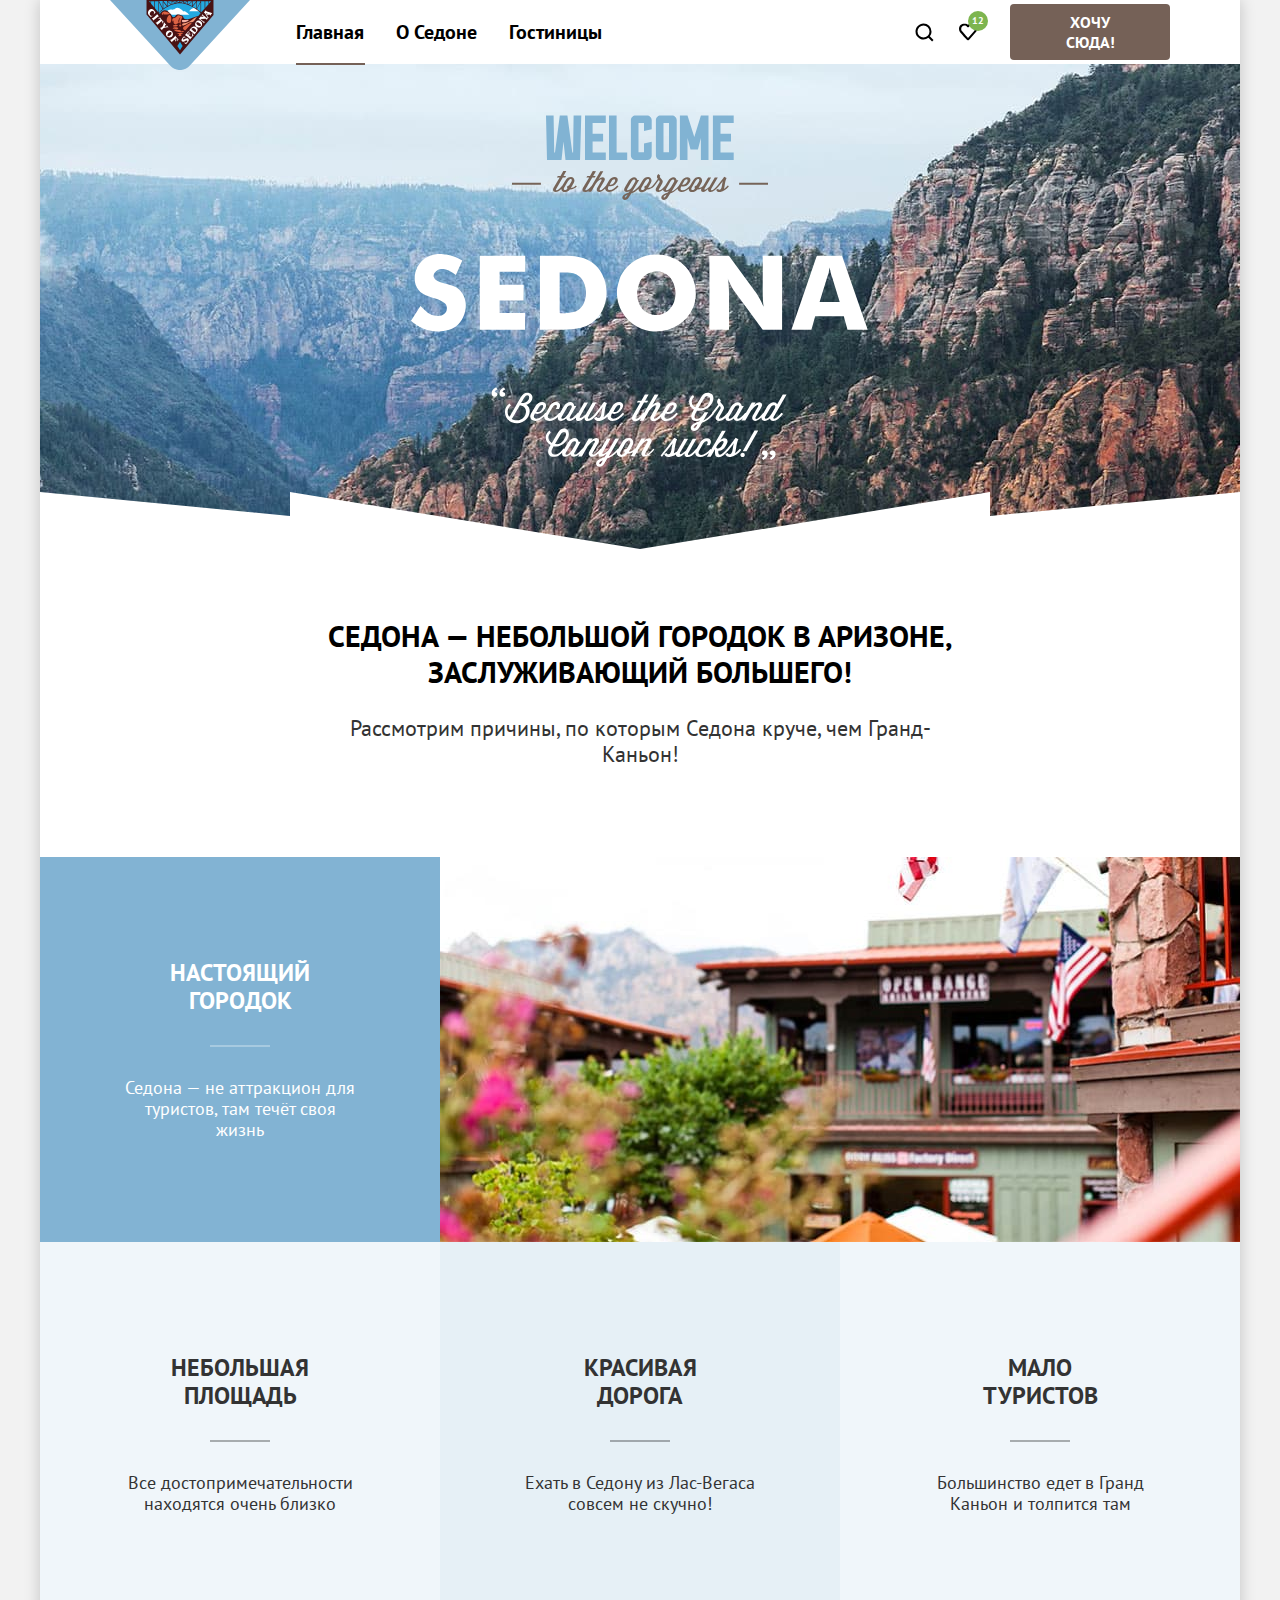
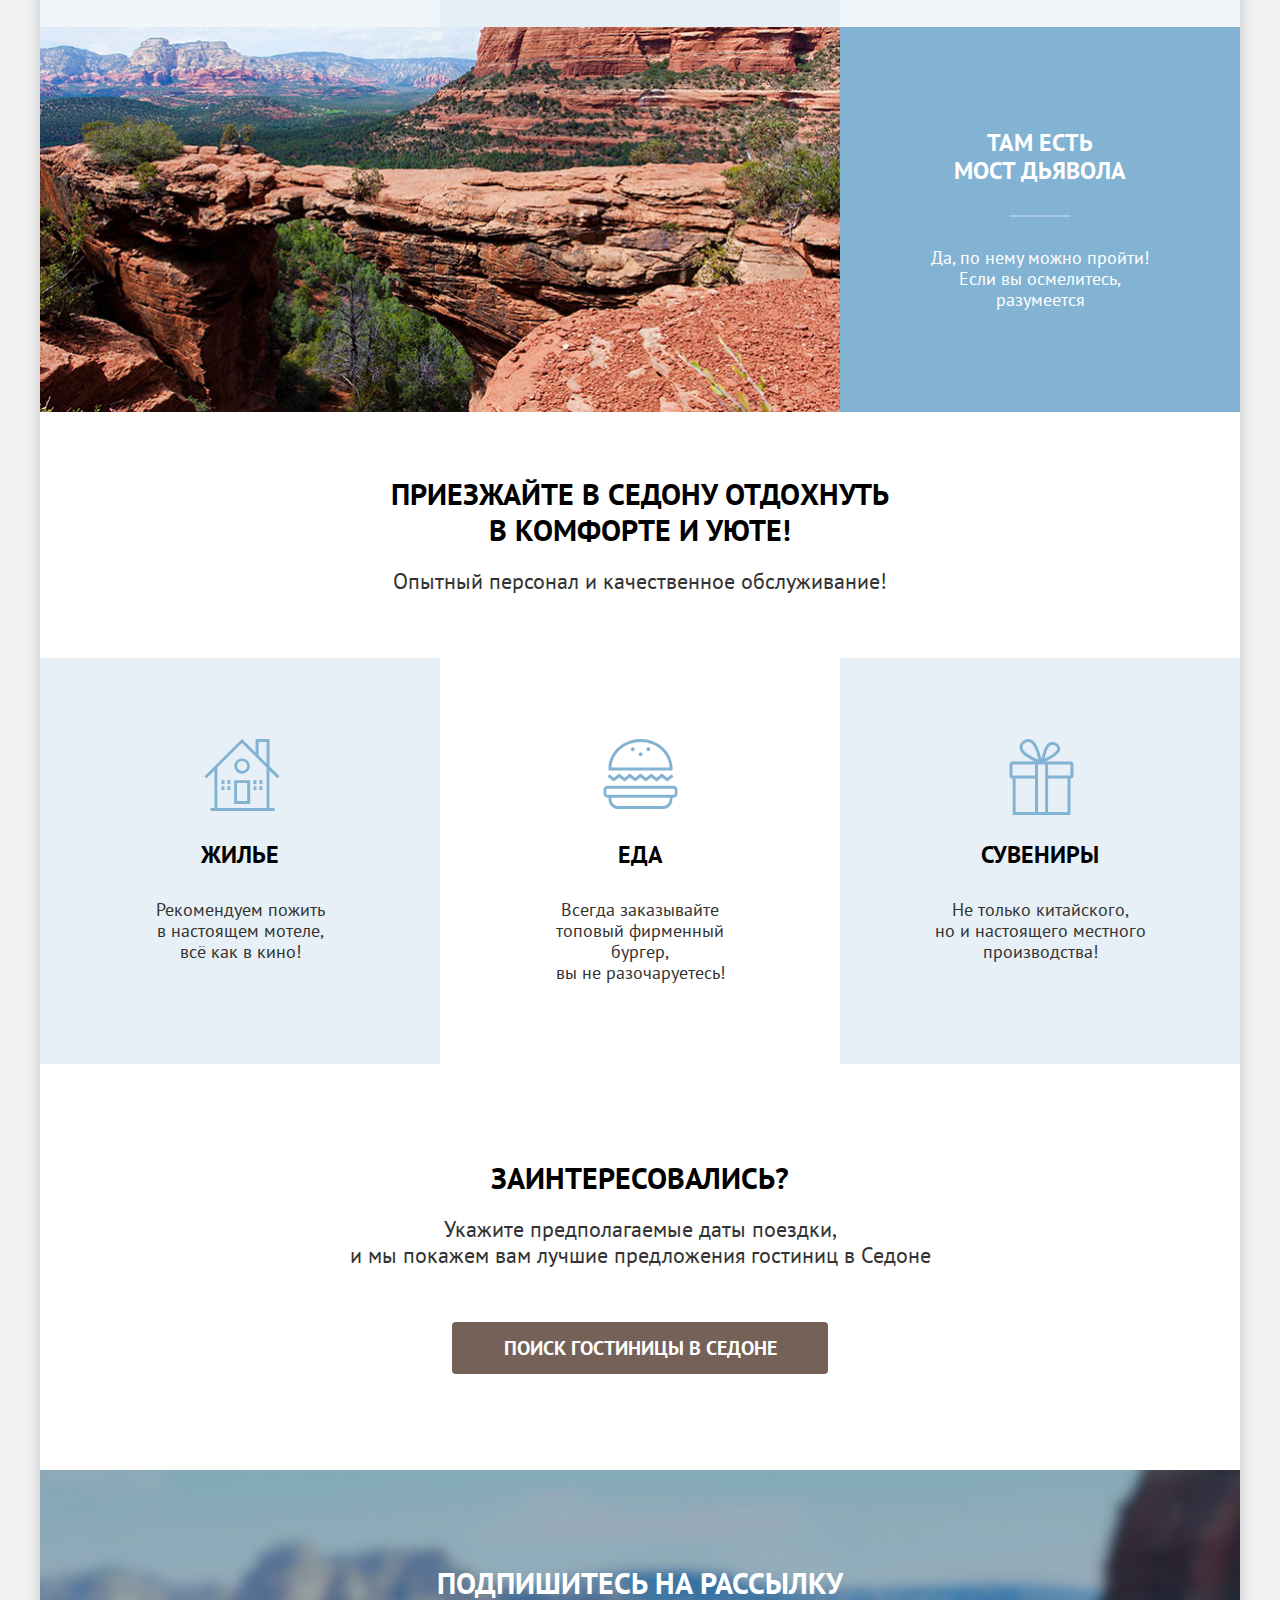
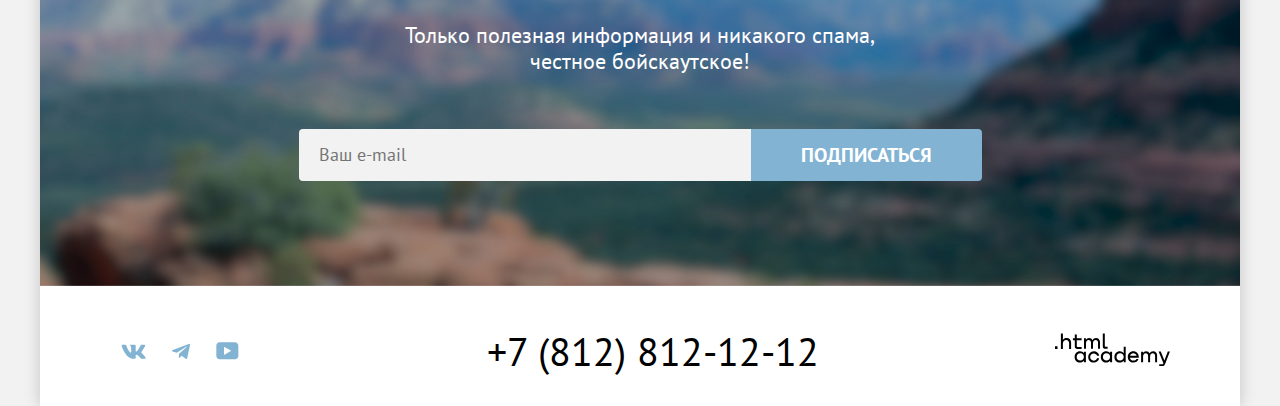
<file: index.html>
<!DOCTYPE html>
<html lang="ru">

<head>
  <meta charset="utf-8">
  <title>HTML Academy: Седона</title>
  <link rel="stylesheet" href="styles/styles.css">
  <link rel="icon" type="image/png" href="images/favicon.png"> <!-- 32×32 -->
</head>

<body>
  <div class="wrapper">
    <header class="header" data-test="header">
      <nav class="main-header-navigation">
        <a href="index.html"><img class="main-header-logo" src="images/logo/logo-sedona.svg" width="140" height="70"
            alt="Логотип Седоны."></a>
        <ul class="main-header-list">
          <li class="main-header-item ">
            <a class="current" href="#">Главная</a>
          </li>
          <li class="main-header-item">
            <a href="#">О Седоне</a>
          </li>
          <li class="main-header-item">
            <a href="catalog.html">Гостиницы</a>
          </li>
        </ul>
        <ul class="main-header-list-user">
          <li class="main-header-list-user-item">
            <a class="serch-user" href="#">
              <span class="visually-hidden">Поиск</span>
              <svg class="search-svg" aria-hidden="true" focusable="false" xmlns="http://www.w3.org/2000/svg" width="20"
                height="20" fill="none" viewBox="0 0 20 20" role="img" aria-label="Поиск.">
                <path
                  d="m19.5 18-3.7-3.67c1-1.3 1.7-2.98 1.7-4.87a8 8 0 0 0-8-7.96c-4.4 0-8 3.68-8 8.06a8 8 0 0 0 12.9 6.26l3.7 3.68 1.4-1.5Zm-10-2.48a6 6 0 0 1-6-5.96 6 6 0 0 1 12 0 6 6 0 0 1-6 5.96Z">
                </path>
              </svg>
            </a>
          </li>
          <li class="main-header-list-user-item">
            <a class="favorite-user" href="#">
              <span class="visually-hidden">Нравится</span>
              <span class="favorite">12</span>
              <svg class="favorite-svg" width="18" height="17" viewBox="0 0 18 17" fill="none"
                xmlns="http://www.w3.org/2000/svg" role="img" aria-label="Нравится.">
                <path
                  d="M8.9 17C8.6 17 8.3 16.9 8.1 16.6C2.7 10.5 1.4 9.1 1.1 8.7C0.4 7.8 0 6.6 0 5.4C0 2.4 2.4 0 5.5 0C6.8 0 8 0.5 9 1.3C10 0.5 11.3 0 12.5 0C15.5 0 18 2.4 18 5.4C18 6.7 17.5 7.9 16.7 8.8L9.7 16.7C9.5 16.9 9.3 17 8.9 17ZM2.9 7.5C3.2 7.9 6.4 11.5 9 14.4L15.2 7.4C15.7 6.9 15.9 6.2 15.9 5.4C15.9 3.6 14.4 2.1 12.6 2.1C11.6 2.1 10.6 2.6 9.9 3.4C9.6 3.7 9.3 3.8 9 3.8C8.7 3.8 8.4 3.6 8.2 3.4C7.5 2.6 6.5 2.1 5.5 2.1C3.7 2.1 2.2 3.6 2.2 5.4C2.1 6.3 2.5 7 2.9 7.5C2.8 7.5 2.8 7.5 2.9 7.5Z">
                </path>
              </svg>
            </a>
          </li>
          <li class="main-header-list-user-item">
            <a class="main-header-link" href="#">Хочу сюда!</a>
          </li>
        </ul>
      </nav>
    </header>
    <main class="main main-contener" data-test="main">
      <section class="main-hero" data-test="hero">
        <h1 class="visually-hidden">
          Добро пожаловать в Седону
        </h1>
        <img src="images/welcome.svg" width="458" height="352" alt="Welcome to the gorgeous Sedona.">
      </section>
      <section class="main-advantages" data-test="advantages">
        <div class="wrapper-subtitle">
          <h2 class="subtitle">
            Седона — небольшой городок в Аризоне, заслуживающий большего!
          </h2>
          <p class="main-advantages-text text-subtitle">Рассмотрим причины, по которым Седона круче, чем Гранд-Каньон!
          </p>
        </div>
        <ul class="main-advantages-list">
          <li class="main-advantages-item text-photo">
            <div class="text-photo-wrapper">
              <h3>Настоящий городок</h3>
              <p>Седона — не аттракцион для туристов, там течёт своя жизнь</p>
            </div>
            <img src="images/advantages/photo-1.jpg" width="800" height="385" alt="Дома.">
          </li>
          <li class="main-advantages-item">
            <div class="item-advantages-text-wrap">
              <h3>Небольшая площадь</h3>
              <p>Все достопримечательности находятся очень близко</p>
            </div>
          </li>
          <li class="main-advantages-item transparent-bg">
            <div class="item-advantages-text-wrap">
              <h3>Красивая <br> дорога</h3>
              <p>Ехать в Седону из Лас-Вегаса совсем не скучно!</p>
            </div>
          </li>
          <li class="main-advantages-item">
            <div class="item-advantages-text-wrap">
              <h3>Мало <br> туристов</h3>
              <p>Большинство едет в Гранд Каньон и толпится там</p>
            </div>
          </li>
          <li class="main-advantages-item text-photo revers">
            <div class="item-advantages-text-wrap text-photo-wrapper">
              <h3>Там есть<br>мост дьявола</h3>
              <p>Да, по нему можно пройти! Если вы осмелитесь, разумеется</p>
            </div>
            <img src="images/advantages/photo-2.jpg" width="800" height="385" alt="Скалистые горы.">
          </li>
        </ul>

        <div class="subtitle-welcome-wrap" data-test="service">
          <h2 class="subtitle subtitle-down">Приезжайте в Седону отдохнуть в комфорте и уюте!</h2>
          <p class="main-advantages-text text-subtitle">Опытный персонал и качественное обслуживание!</p>
        </div>
        <ul class="main-advantages-list-service">
          <li class="transparent-bg">
            <h3 class="home-service">Жилье</h3>
            <p>Рекомендуем пожить<br>в настоящем мотеле,<br>всё как в кино!</p>
          </li>
          <li>
            <h3 class="food-service">Еда</h3>
            <p>Всегда заказывайте<br>топовый фирменный бургер,<br>вы не разочаруетесь!</p>
          </li>
          <li class="transparent-bg">
            <h3 class="suvenirs-service">Сувениры</h3>
            <p>Не только китайского,<br>но и настоящего местного<br>производства!</p>
          </li>
        </ul>
      </section>
      <section class="search" data-test="search">
        <h2 class="visually-hidden">Поиск Гостиницы</h2>
        <p class="subtitle-search">
          <b>Заинтересовались?</b>
        </p>
        <p class="search-description text-subtitle">Укажите предполагаемые даты поездки,<br>и мы покажем вам лучшие
          предложения гостиниц
          в Седоне</p>
        <a class="search-link" href="#">Поиск гостиницы в Седоне</a>
      </section>
      <section class="main-follow">
        <h2 class="subtitle main-follow-subtitle">Подпишитесь на рассылку</h2>
        <p class="text-subtitle-follow">Только полезная информация и никакого спама,<br>честное бойскаутское!</p>
        <form class="main-follow-form" action="https://echo.htmlacademy.ru">
          <label class="visually-hidden" for="subs">Введите e-mail</label>
          <input class="main-follow-email" type="email" name="subs" placeholder="Ваш e-mail" id="subs" required>
          <button class="follow-button" type="submit">Подписаться</button>
        </form>
      </section>
    </main>
    <footer class="footer" data-test="footer">
      <ul class="social-list">
        <li>
          <a class="social-link" href="https://vk.com/htmlacademy">
            <span class="visually-hidden">ВКонтакте</span>
            <svg class="social-link-svg" aria-hidden="true" xmlns=http://www.w3.org/2000/svg width="25" height="15"
              fill="none" role="img" aria-label="ВКонтакте.">
              <path
                d="M24.12 1.8c.16-.54 0-.94-.8-.94H20.7c-.67 0-.98.34-1.15.73 0 0-1.33 3.2-3.22 5.27-.61.6-.9.8-1.23.8-.16 0-.41-.2-.41-.75v-5.1c0-.66-.19-.95-.74-.95H9.82c-.42 0-.67.3-.67.59 0 .62.95.76 1.04 2.51v3.8c0 .83-.15.98-.48.98-.9 0-3.06-3.2-4.34-6.88-.25-.72-.5-1-1.18-1H1.57c-.75 0-.9.34-.9.73 0 .68.89 4.07 4.14 8.55 2.17 3.06 5.23 4.72 8 4.72 1.68 0 1.88-.37 1.88-1v-2.32c0-.74.16-.88.7-.88.38 0 1.05.19 2.6 1.66 1.79 1.75 2.08 2.54 3.08 2.54h2.63c.75 0 1.12-.37.9-1.1-.23-.72-1.08-1.77-2.2-3.02-.62-.71-1.54-1.48-1.82-1.86-.39-.5-.28-.71 0-1.15 0 0 3.2-4.42 3.54-5.93Z"
                clip-rule="evenodd" />
            </svg>
          </a>
        </li>
        <li>
          <a class="social-link" href="https://t.me/htmlacademy ">
            <span class="visually-hidden">Telegram</span>
            <svg class="social-link-svg" aria-hidden="true" xmlns=http://www.w3.org/2000/svg width="18" height="16"
              fill="none" role="img" aria-label="Telegram.">
              <path
                d="M16.79.96.84 7.1c-1.09.44-1.08 1.05-.2 1.32l4.1 1.28 9.47-5.98c.44-.27.85-.13.52.17l-7.68 6.93-.28 4.22c.41 0 .6-.2.83-.41l1.99-1.94 4.13 3.06c.77.42 1.31.2 1.5-.71l2.72-12.8c.28-1.1-.43-1.61-1.16-1.28Z" />
            </svg>
          </a>
        </li>
        <li>
          <a class="social-link" href="https://www.youtube.com/user/htmlacademyru">
            <span class="visually-hidden">YouTube</span>
            <svg class="social-link-svg" aria-hidden="true" xmlns=http://www.w3.org/2000/svg width="23" height="18"
              fill="none" role="img" aria-label="YouTube.">
              <path
                d="M18.94.36H3.51C1.65.36.33 1.95.33 3.76v10.09c0 1.91 1.32 3.5 3.18 3.5h15.65c1.64 0 3.17-1.59 3.17-3.4V3.76c-.22-1.8-1.53-3.4-3.39-3.4ZM7.99 12.89V4.82l7.34 4.04-7.34 4.03Z" />
            </svg>
          </a>
        </li>
      </ul>
      <a href="tel:+78128121212" class="phone">+7 (812) 812-12-12</a>
      <a href="https://htmlacademy.ru" class="academy-logo-link">
        <span class="visually-hidden">Сайт разработан в HTML-Academy</span>
        <svg class="academy-logo" aria-label="Логотип HTML-Academy." role="img" xmlns="http://www.w3.org/2000/svg"
          width="115" height="33" viewBox="0 0 115 33" fill="currentColor">
          <path
            d="M0 13.33v2.6h2.5v-2.6H0ZM11.6 4.93c-1.6 0-2.8.7-3.6 1.7h-.1V.43h-2v15.5h2v-5.3c0-2.1 1.3-3.6 3.3-3.6 1.8 0 2.9 1.4 2.9 3.2v5.7h2v-6.1c.1-3-1.8-4.9-4.5-4.9ZM26.6 5.23h-4.8v-3.7h-2v3.8h-1.9v2h1.9v6c0 1.7 1 2.7 2.7 2.7h4.1v-2h-3.7c-.7 0-1.1-.4-1.1-1.1v-5.7h4.8v-2ZM41.1 5.03c-1.6 0-2.9.8-3.5 2.1h-.1c-.6-1.2-1.8-2.1-3.4-2.1-1.4 0-2.5.8-3.1 1.8h-.1v-1.6H29v10.6h2v-5.4c0-2 1-3.5 2.6-3.5 1.5 0 2.4 1 2.4 2.6v6.3h2v-5.6c0-2.4 1.4-3.3 2.6-3.3 1.5 0 2.4 1 2.4 2.6v6.3h2v-6.5c.1-2.5-1.4-4.3-3.9-4.3ZM47.8 13.13c0 1.7 1 2.7 2.8 2.7h2v-2h-1.7c-.7 0-1.1-.4-1.1-1.1V.43h-2v12.7ZM28.9 20.13c-.9-1.1-2.2-1.8-3.9-1.8-3.1 0-5.4 2.3-5.4 5.6s2.3 5.6 5.4 5.6c1.8 0 3-.8 3.8-1.9h.1v1.6h2v-10.6h-2v1.5Zm-3.6 7.4c-2.2 0-3.6-1.6-3.6-3.6s1.4-3.6 3.6-3.6 3.6 1.6 3.6 3.6c0 1.9-1.4 3.6-3.6 3.6ZM44.2 22.43c-.5-2.4-2.6-4.1-5.4-4.1a5.4 5.4 0 0 0-5.6 5.6c0 3.1 2.2 5.6 5.6 5.6 2.8 0 4.9-1.8 5.4-4.2h-2.1a3.4 3.4 0 0 1-3.3 2.3c-2.2 0-3.6-1.6-3.6-3.6s1.4-3.6 3.6-3.6c1.6 0 2.8 1 3.3 2.2h2.1v-.2ZM55.1 20.13c-.9-1.1-2.2-1.8-3.9-1.8-3.1 0-5.4 2.3-5.4 5.6s2.3 5.6 5.4 5.6c1.8 0 3-.8 3.8-1.9h.1v1.6h2v-10.6h-2v1.5Zm-3.6 7.4c-2.2 0-3.6-1.6-3.6-3.6s1.4-3.6 3.6-3.6 3.6 1.6 3.6 3.6c0 1.9-1.5 3.6-3.6 3.6ZM68.7 20.23c-.9-1.1-2.2-1.9-3.9-1.9-3.1 0-5.4 2.3-5.4 5.6s2.2 5.6 5.4 5.6c1.7 0 3-.8 3.8-1.8h.1v1.5h2v-15.4h-2v6.4Zm-3.6 7.3c-2.2 0-3.6-1.6-3.6-3.6s1.4-3.6 3.6-3.6 3.6 1.6 3.6 3.6c-.1 2-1.5 3.6-3.6 3.6ZM78.3 18.33c-3.3 0-5.5 2.5-5.5 5.6 0 3 2.1 5.6 5.5 5.6 2.5 0 4.5-1.3 5.2-3.6h-2.1c-.5 1-1.6 1.6-3 1.6-1.9 0-3.3-1.3-3.4-2.9h8.8c.2-3.6-2-6.3-5.5-6.3Zm0 1.9c1.7 0 3 1 3.3 2.6h-6.5c.3-1.5 1.5-2.6 3.2-2.6ZM98.2 18.33c-1.6 0-2.9.8-3.6 2h-.1c-.6-1.2-1.8-2-3.4-2-1.4 0-2.5.7-3.1 1.8v-1.5h-1.9v10.6h2v-5.4c0-2 1-3.4 2.6-3.5 1.5 0 2.4 1 2.4 2.6v6.3h2v-5.6c0-2.4 1.4-3.3 2.6-3.3 1.5 0 2.4 1 2.4 2.6v6.3h2v-6.5c.1-2.6-1.4-4.4-3.9-4.4ZM109.4 27.43l-3.6-8.9h-2.2l4.8 11.6c-.3.9-.7 1.2-1.7 1.2h-2.5v2h2.5c1.8 0 2.8-.8 3.5-2.6l4.7-12.2h-2.1l-3.4 8.9Z" />
        </svg>
      </a>
    </footer>
  </div>
  <div class="modal-container" data-test="modal">
    <div class="modal modal-search">
      <button class="modal-close-button" type="button">
        <span class="visually-hidden">Закрыть окно поиска гостиницы</span>
      </button>
      <section class="modal-content">
        <h2 class="modal-title">Поиск гостиницы в Седоне</h2>
        <form class="modal-form" action="https://echo.htmlacademy.ru/" method="post">
          <label class="modal-label" for="input-date-in">Дата Заезда:</label>
          <div class="input-date-label">
            <input class="modal-input modal-input-date" id="input-date-in" aria-label="Укажите дату заезда в гостиницу"
              name="modal-input-date-in" type="text" maxlength="30" placeholder="Укажите дату"
              required>
            <button class="button-calendar" type="button"><span class="visually-hidden">Кнопка календаря</span></button>
          </div>
          <span class="input-tooltip input-tooltip-error">Мы не можем отправить вас в прошлое</span>
          <label class="modal-label" for="input-date-out">Дата Выезда:</label>
          <div class="input-date-label">
            <input class="modal-input modal-input-date" id="input-date-out"
              aria-label="Укажите дату выезда из гостиницы" name="modal-input-date-out" type="text" maxlength="30"
              placeholder="Укажите дату" required>
            <button class="button-calendar" type="button"><span class="visually-hidden">Кнопка календаря</span></button>
          </div>
          <span class="input-tooltip input-tooltip-succes">На эти даты есть свободные номера. Пока есть.</span>
          <label class="modal-label" for="input-age-old">Взрослые:</label>
          <div class="modal-wrap-age">
            <div class="input-age-label">
              <div class="button-wrap">
                <button class="button-modal-input button-modal-minus" aria-label="Убавить количество взрослых"
                  type="button"></button>
              </div>
              <input class="modal-input modal-input-age" id="input-age-old"
                aria-label="Укажите количество взрослых людей" type="number" value="2" required>
              <div class="button-wrap">
                <button class="button-modal-input button-modal-plus" aria-label="Добавить количество взрослых"
                  type="button"></button>
              </div>
            </div>
            <div class="children-wrap">
              <div class="modal-tooltip-wrap">
                <label class="modal-label" for="input-age-chldren">Дети:</label>
                <span class="modal-children-tooltip">
                  <button class="tooltip-toggle" type="button">
                    <span class="tooltip-text">Укажите количество детей, которые будут с вами, возраст которых от 6 до
                      18 лет. Дети до 6 лет размещаются бесплатно.</span>
                  </button>
                </span>
              </div>
              <div class="input-age-label">
                <div class="button-wrap">
                  <button class="button-modal-input button-modal-minus" aria-label="Убавить количество детей"
                    type="button"></button>
                </div>
                <input class="modal-input modal-input-age" id="input-age-chldren" aria-label="Укажите количество детей"
                  type="number" value="2" required>
                <div class="button-wrap">
                  <button class="button-modal-input button-modal-plus" aria-label="Добавить количество детей"
                    type="button"></button>
                </div>
              </div>
            </div>
          </div>
          <button class="button-modal" type="submit">Найти</button>
        </form>
      </section>
    </div>
  </div>
</body>

</html>
</file>
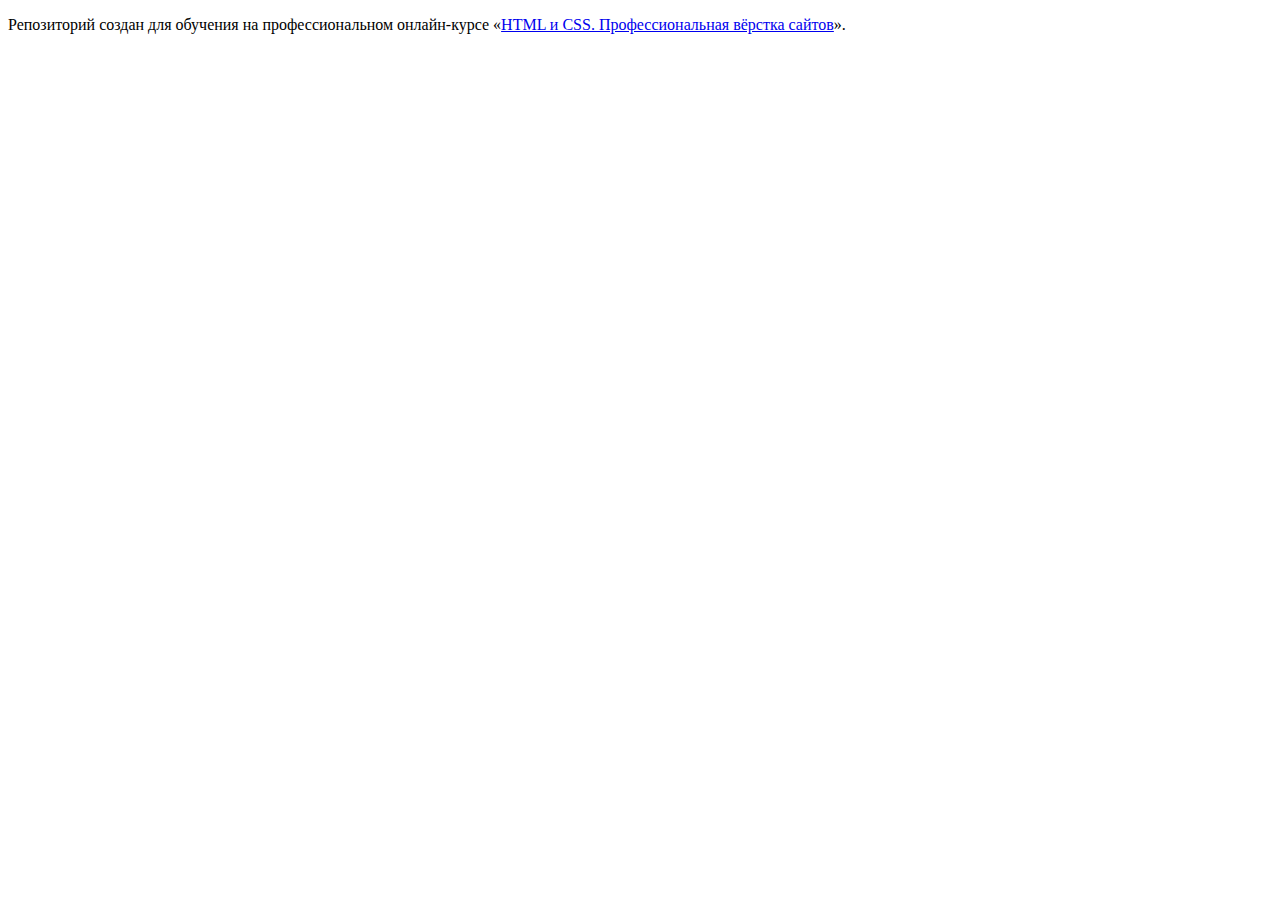
<file: master/index.html>
<!DOCTYPE html>
<html lang="ru">
  <head>
    <meta charset="utf-8">
    <title>HTML Academy: Седона</title>
    <base href="https://htmlacademy-htmlcss.github.io/868861-sedona-39/master/">
</head>
  <body>

    <p>Репозиторий создан для обучения на профессиональном онлайн‑курсе «<a href="https://htmlacademy.ru/intensive/htmlcss">HTML и CSS. Профессиональная вёрстка сайтов</a>».</p>

  </body>
</html>
</file>
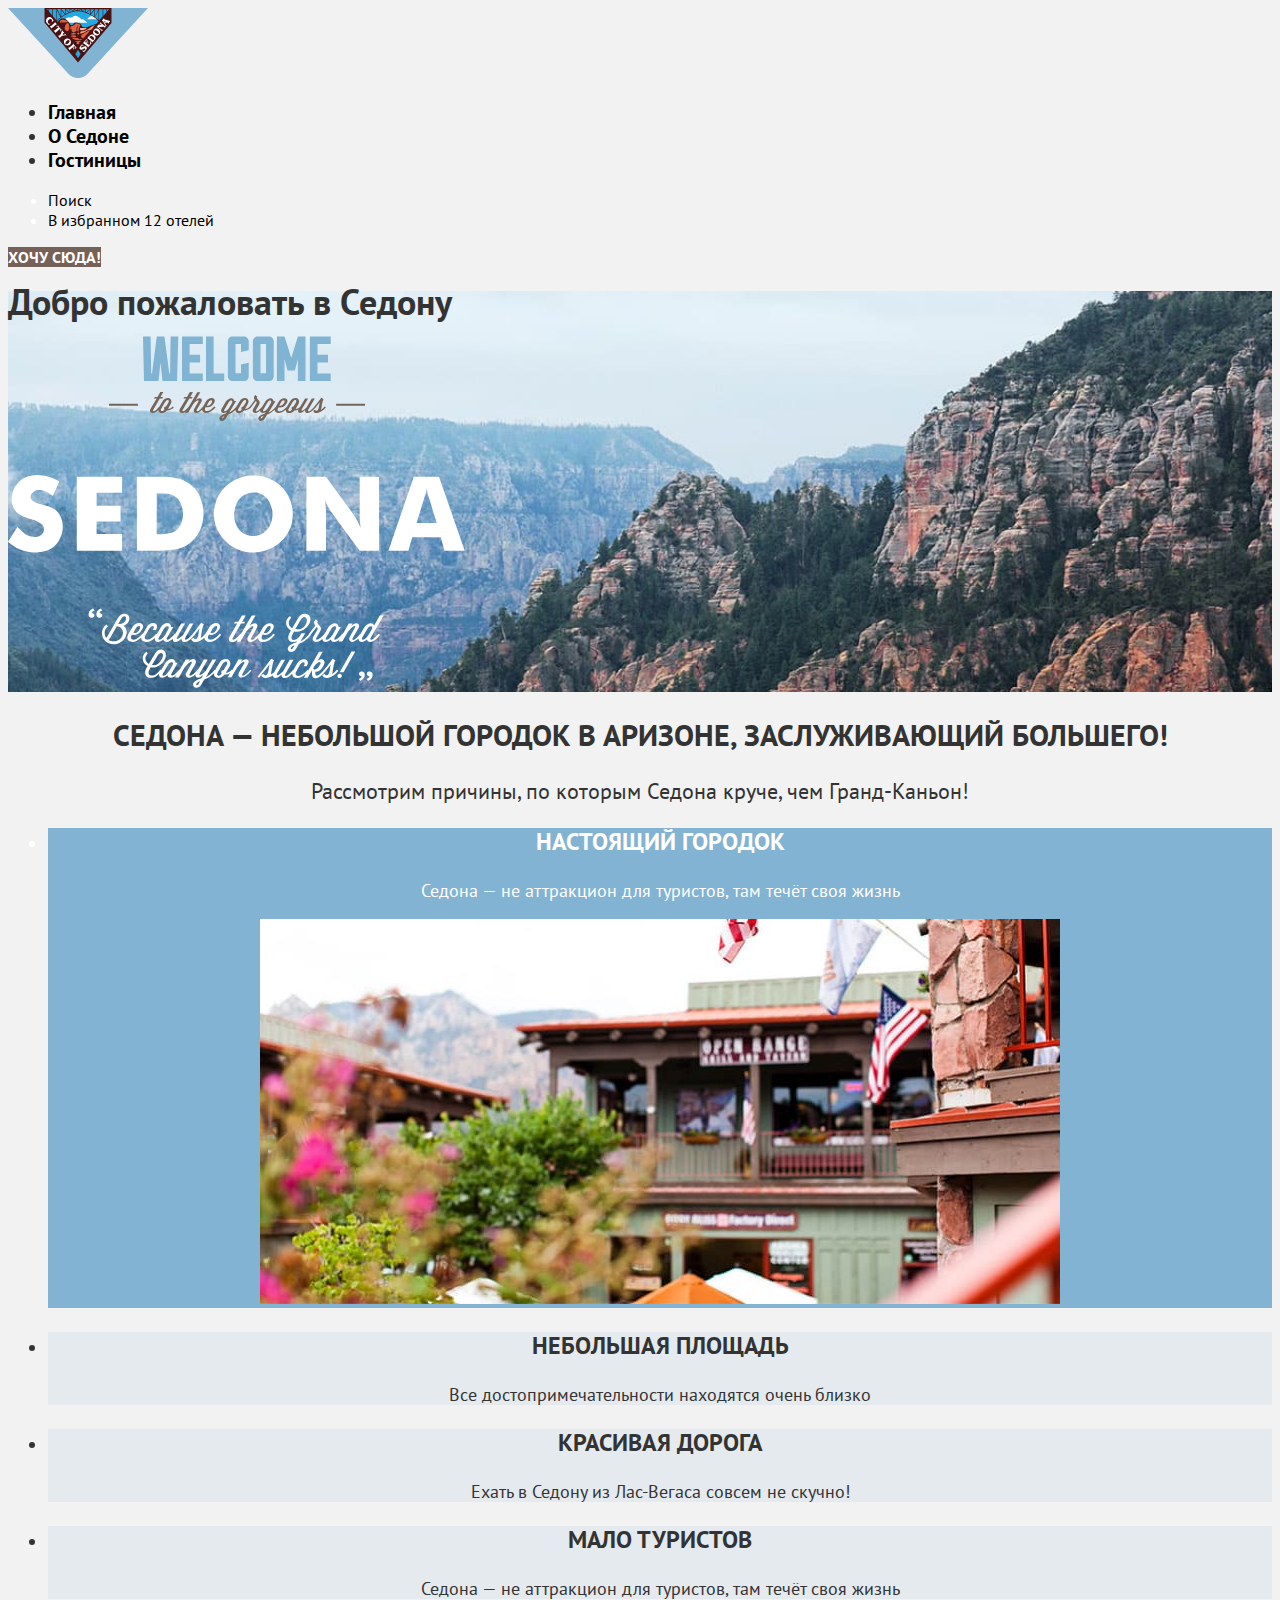
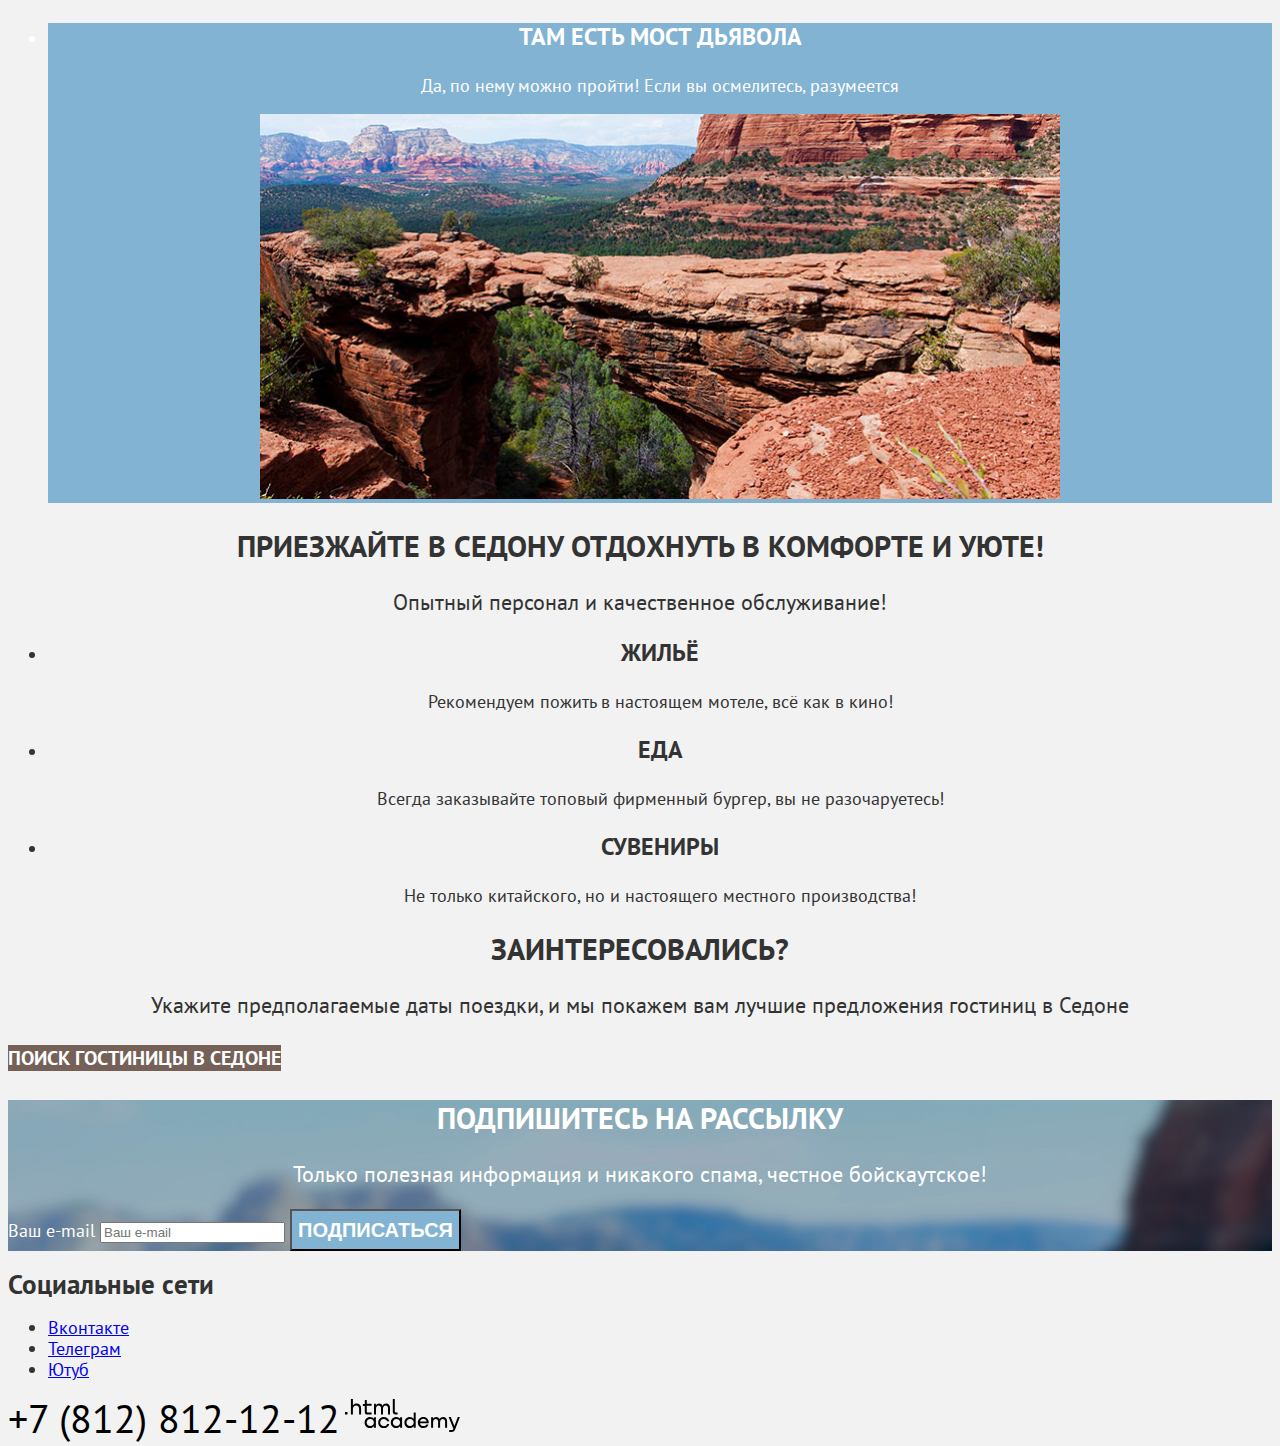
<file: 868861-sedona-39-master/868861-sedona-39-master/index.html>
<!DOCTYPE html>
<html lang="ru">

<head>
  <meta charset="utf-8">
  <title>HTML Academy: Седона</title>
  <link rel="stylesheet" href="styles/styles.css">
</head>

<body>
  <header class="page-header" data-test="header">
    <a class="navigation-logo" href="index.html" aria-current="page">
      <img class="page-header-logo" src="images/logo/logo-sedona.svg" width="140" height="70" alt="Логотип Седоны">
    </a>
    <nav class="navigation">
      <ul class="navigation-list">
        <li class="navigation-item">
          <a class="navigation-link" href="#" aria-current="page">Главная</a>
        </li>
        <li class="navigation-item">
          <a class="navigation-link" href="#">О Седоне</a>
        </li>
        <li class="navigation-item">
          <a class="navigation-link" href="catalog.html">Гостиницы</a>
        </li>
      </ul>
      <ul class="navigation-user">
        <li class="navigation-user-item">
          <a class="navigation-user-link-search" href="#">
            <span class="visually-hidden">Поиск</span>
          </a>
        </li>
        <li class="navigation-user-item">
          <a class="navigation-user-link-favorite" href="#">
            <span class="visually-hidden">В избранном 12 отелей</span>
          </a>
        </li>
      </ul>
    </nav>
    <a class="header-button" href="#">Хочу сюда!</a>
  </header>
  <main class="main-index" data-test="main">
    <section class="hero" data-test="hero">
      <h1 class="visually-hidden">Добро пожаловать в Седону</h1>
      <img class="hero-img" src="images/welcome.svg" width="458" height="352" alt="Welcome to the gorgeous Sedona">
    </section>
    <section class="advantages" data-test="advantages">
      <h2 class="subtitle">Седона — небольшой городок в Аризоне, заслуживающий большего!</h2>
      <p class="text-subtitle">Рассмотрим причины, по которым Седона круче, чем Гранд-Каньон!</p>
      <ul class="advantages-list">
        <li class="advantages-item advantages-dark">
          <h3 class="advantages-title">Настоящий городок</h3>
          <p class="advantages-description">Седона — не аттракцион для туристов, там течёт своя жизнь</p>
          <img class="advantages-img" src="images/advantages/photo-1.jpg" width="800" height="385" alt="Дома">
        </li>
        <li class="advantages-item advantages-light">
          <h3 class="advantages-title">Небольшая площадь</h3>
          <p class="advantages-description">Все достопримечательности находятся очень близко</p>
        </li>
        <li class="advantages-item advantages-light">
          <h3 class="advantages-title">Красивая дорога</h3>
          <p class="advantages-description">Ехать в Седону из Лас-Вегаса совсем не скучно!</p>
        </li>
        <li class="advantages-item advantages-light">
          <h3 class="advantages-title">Мало туристов</h3>
          <p class="advantages-description">Седона — не аттракцион для туристов, там течёт своя жизнь</p>
        </li>
        <li class="advantages-item advantages-dark">
          <h3 class="advantages-title">Там есть мост дьявола</h3>
          <p class="advantages-description">Да, по нему можно пройти! Если вы осмелитесь, разумеется</p>
          <img class="advantages-img" src="images/advantages/photo-2.jpg" width="800" height="385" alt="Скалистые горы">
        </li>
      </ul>
    </section>
    <section class="service">
      <h2 class="subtitle">Приезжайте в Седону отдохнуть в комфорте и уюте!</h2>
      <p class="text-subtitle">Опытный персонал и качественное обслуживание!</p>
      <ul class="service-list">
        <li class="service-item">
          <h3 class="service-title">Жильё</h3>
          <p class="service-description">Рекомендуем пожить в настоящем мотеле, всё как в кино!</p>
        </li>
        <li class="service-item">
          <h3 class="service-title">Еда</h3>
          <p class="service-description">Всегда заказывайте топовый фирменный бургер, вы не разочаруетесь!</p>
        </li>
        <li class="service-item">
          <h3 class="service-title">Сувениры</h3>
          <p class="service-description">Не только китайского, но и настоящего местного производства!</p>
        </li>
      </ul>
    </section>
    <section class="search" data-test="search">
      <h2 class="subtitle">Заинтересовались?</h2>
      <p class="text-subtitle">Укажите предполагаемые даты поездки, и мы покажем вам лучшие предложения гостиниц в
        Седоне
      </p>
      <a class="search-button" href="#">Поиск гостиницы в Седоне</a>
    </section>
    <section class="subscribe" data-test="subscribe">
      <h2 class="subtitle">Подпишитесь на рассылку</h2>
      <p class="text-subtitle">Только полезная информация и никакого спама, честное бойскаутское!</p>
      <form class="subscribe-form" action="https://echo.htmlacademy.ru/" method="post">
        <label class="visually-hidden" for="subscribe-email">Ваш e-mail</label>
        <input placeholder="Ваш e-mail" type="email" id="subscribe-email" name="subscribe-email" required>
        <button class="button subscribe-button" type="submit">
          Подписаться
        </button>
      </form>
    </section>
  </main>
  <footer class="footer-page" data-test="footer">
    <h2 class="visually-hidden">Социальные сети</h2>
    <ul class="social-list">
      <li class="social-item">
        <a class="button" href="https://vk.com/htmlacademy">
          <span class="visually-hidden">Вконтакте</span>
        </a>
      </li>
      <li class="social-item">
        <a class="button" href="https://t.me/htmlacademy ">
          <span class="visually-hidden">Телеграм</span>
        </a>
      </li>
      <li class="social-item">
        <a class="button" href="https://www.youtube.com/user/htmlacademyru">
          <span class="visually-hidden">Ютуб</span>
        </a>
      </li>
    </ul>
    <a class="phone" href="tel:+78128121212">+7 (812) 812-12-12</a>
    <a>
      <img class="htmlacademy-logo" src="images/logo/logo-htmlacademy.svg" width="115" height="35"
        alt="Логотип HTML academy">
    </a>
  </footer>
</body>

</html>
</file>
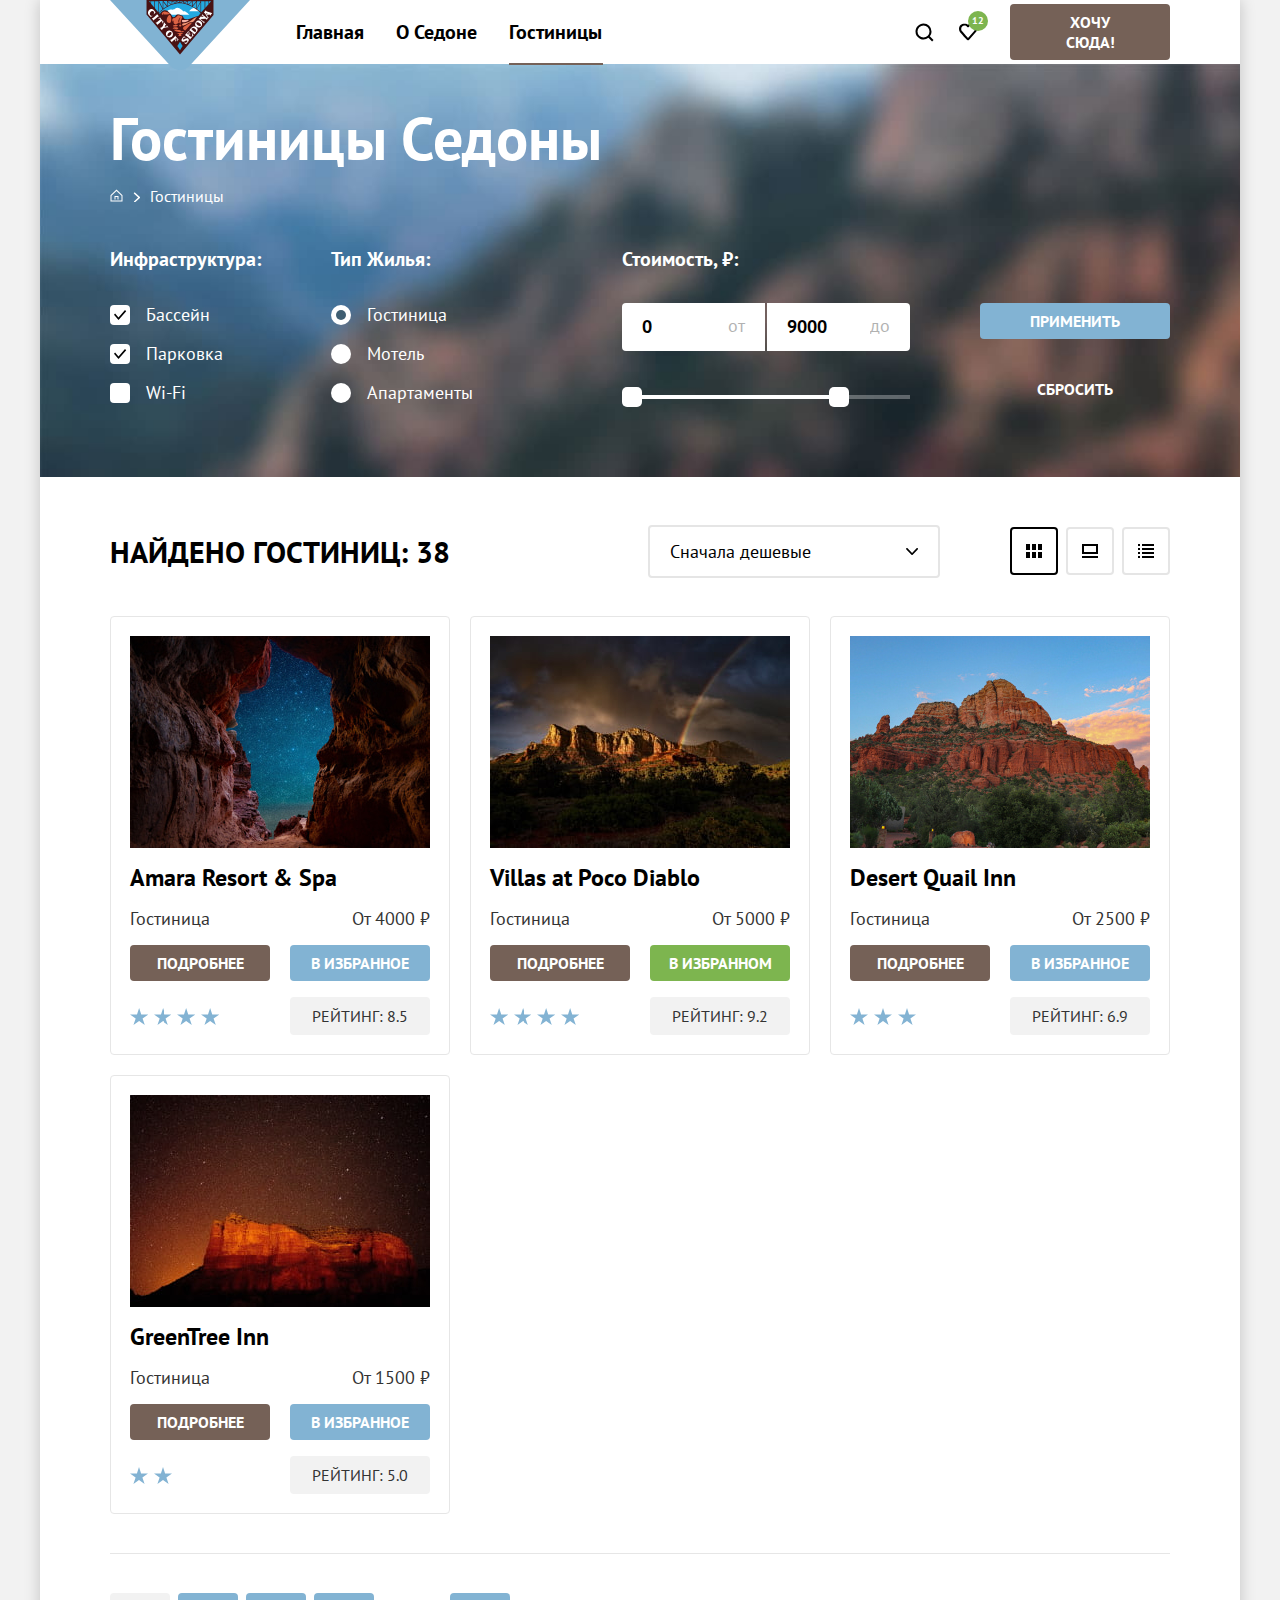
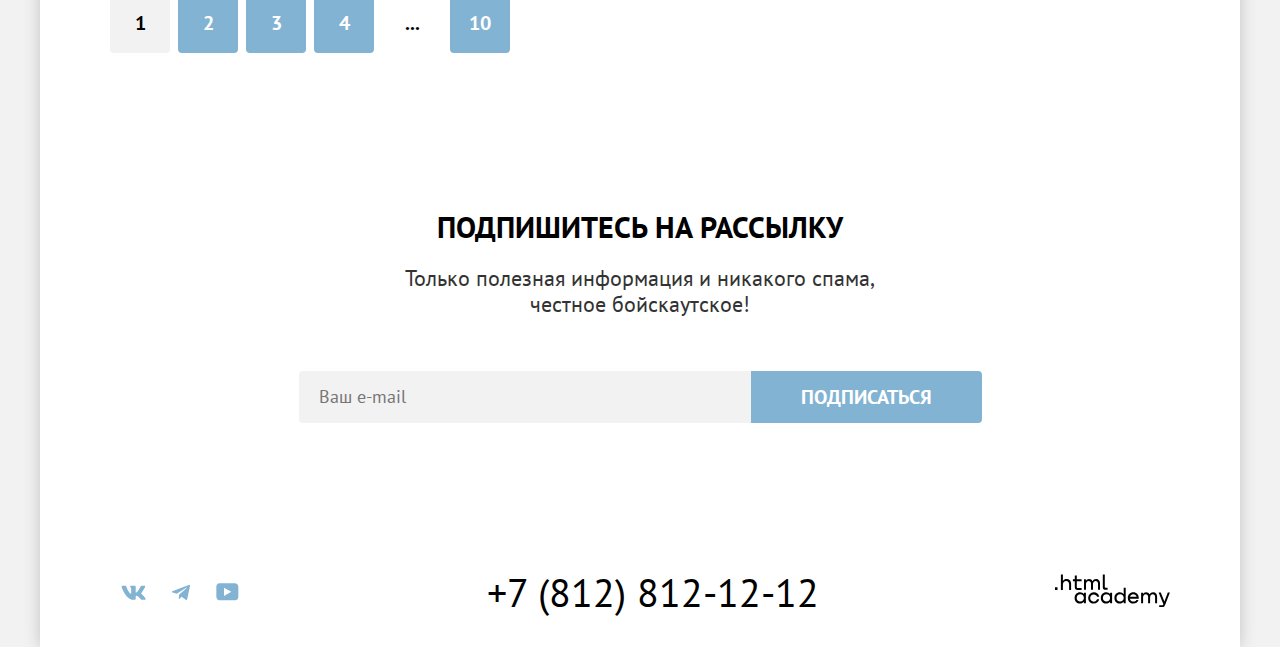
<file: catalog.html>
<!DOCTYPE html>
<html lang="ru">

<head>
  <meta charset="utf-8">
  <title>Гостиницы</title>
  <link rel="stylesheet" href="styles/styles.css">
  <link rel="icon" type="image/png" href="images/favicon.png">
</head>

<body>
  <div class="wrapper">
    <header class="header" data-test="header">
      <nav class="main-header-navigation">
        <a href="index.html"><img class="main-header-logo" src="images/logo/logo-sedona.svg" width="140" height="70"
            alt="Логотип Седоны."></a>
        <ul class="main-header-list">
          <li class="main-header-item ">
            <a href="index.html">Главная</a>
          </li>
          <li class="main-header-item">
            <a href="#">О Седоне</a>
          </li>
          <li class="main-header-item">
            <a class="current" href="#">Гостиницы</a>
          </li>
        </ul>
        <ul class="main-header-list-user">
          <li class="main-header-list-user-item">
            <a class="serch-user" href="#">
              <span class="visually-hidden">Поиск</span>
              <svg class="search-svg" aria-hidden="true" focusable="false" xmlns="http://www.w3.org/2000/svg" width="20"
                height="20" fill="none" viewBox="0 0 20 20" role="img" aria-label="Поиск.">
                <path
                  d="m19.5 18-3.7-3.67c1-1.3 1.7-2.98 1.7-4.87a8 8 0 0 0-8-7.96c-4.4 0-8 3.68-8 8.06a8 8 0 0 0 12.9 6.26l3.7 3.68 1.4-1.5Zm-10-2.48a6 6 0 0 1-6-5.96 6 6 0 0 1 12 0 6 6 0 0 1-6 5.96Z">
                </path>
              </svg>
            </a>
          </li>
          <li class="main-header-list-user-item">
            <a class="favorite-user" href="#">
              <span class="visually-hidden">Нравится</span>
              <span class="favorite">12</span>
              <svg class="favorite-svg" width="18" height="17" viewBox="0 0 18 17" fill="none"
                xmlns="http://www.w3.org/2000/svg" role="img" aria-label="Нравится.">
                <path
                  d="M8.9 17C8.6 17 8.3 16.9 8.1 16.6C2.7 10.5 1.4 9.1 1.1 8.7C0.4 7.8 0 6.6 0 5.4C0 2.4 2.4 0 5.5 0C6.8 0 8 0.5 9 1.3C10 0.5 11.3 0 12.5 0C15.5 0 18 2.4 18 5.4C18 6.7 17.5 7.9 16.7 8.8L9.7 16.7C9.5 16.9 9.3 17 8.9 17ZM2.9 7.5C3.2 7.9 6.4 11.5 9 14.4L15.2 7.4C15.7 6.9 15.9 6.2 15.9 5.4C15.9 3.6 14.4 2.1 12.6 2.1C11.6 2.1 10.6 2.6 9.9 3.4C9.6 3.7 9.3 3.8 9 3.8C8.7 3.8 8.4 3.6 8.2 3.4C7.5 2.6 6.5 2.1 5.5 2.1C3.7 2.1 2.2 3.6 2.2 5.4C2.1 6.3 2.5 7 2.9 7.5C2.8 7.5 2.8 7.5 2.9 7.5Z">
                </path>
              </svg>
            </a>
          </li>
          <li class="main-header-list-user-item">
            <a class="main-header-link" href="#">Хочу сюда!</a>
          </li>
        </ul>
      </nav>
    </header>
    <main class="main-catalog main-contener" data-test="main">
      <h1 class="visually-hidden">Каталог сайта</h1>
      <section class="filters" data-test="filter">
        <h2 class="filters-title">Гостиницы Седоны</h2>
        <ul class="filters-breadcrumbs">
          <li class="filters-item-home">
            <a class="filters-item-link filters-link-home" href="index.html">
              <span class="visually-hidden">Главная</span>
              <svg class="breadcrumbs-home-svg" aria-hidden="true" focusable="false" xmlns="http://www.w3.org/2000/svg" width="13" height="13" viewBox="0 0 13 13">
                <path d="m6.5.5-6 5.8v6.2h12V6.3L6.5.5Zm5 11h-10V6.7l5-4.8 5 4.8v4.8Z" />
                <path d="M4.5 10.5h1V8h2v2.5h1V7h-4v3.5Z" />
              </svg>
            </a>
          </li>
          <li class="filters-item-hotel">
            <a class="filters-item-link" href="#">Гостиницы</a>
          </li>
        </ul>
        <form class="filters-window" action="https://echo.htmlacademy.ru" method="get" data-test="filter">
          <fieldset class="filters-group">
            <legend class="filters-group-title">Инфраструктура:</legend>
            <ul class="filters-group-list">
              <li class="filters-group-item">
                <label class="cotrol">
                  <input class="filters-group-control-input visually-hidden" type="checkbox" name="bas" required
                    checked>
                  <span class="filters-group-control-mark"></span>
                  <span class="control-name">Бассейн</span>
                </label>
              </li>
              <li class="filters-group-item">
                <label class="cotrol">
                  <input class="filters-group-control-input visually-hidden" type="checkbox" name="parcing" required
                    checked>
                  <span class="filters-group-control-mark"></span>
                  <span class="control-name">Парковка</span>
                </label>
              </li>
              <li class="filters-group-item">
                <label class="cotrol">
                  <input class="filters-group-control-input visually-hidden" type="checkbox" name="wi-fi" required>
                  <span class="filters-group-control-mark"></span>
                  <span class="control-name">Wi-Fi</span>
                </label>
              </li>
            </ul>
          </fieldset>
          <fieldset class="filters-group filters-group-radio-wrap">
            <legend class="filters-group-title">Тип жилья:</legend>
            <ul class="filters-group-list">
              <li class="filters-group-item">
                <label class="control-radio">
                  <input class="control-input visually-hidden" type="radio" name="hostel" value="hotel" required
                    checked>
                  <span class="filters-group-radio"></span>
                  <span class="radio-name">Гостиница</span>
                </label>
              </li>
              <li class="filters-group-item">
                <label class="control-radio">
                  <input class="control-input visually-hidden" type="radio" name="hostel" value="motel" required>
                  <span class="filters-group-radio"></span>
                  <span class="radio-name">Мотель</span>
                </label>
              </li>
              <li class="filters-group-item">
                <label class="control-radio">
                  <input class="control-input visually-hidden" type="radio" name="hostel" value="apartments" required>
                  <span class="filters-group-radio"></span>
                  <span class="radio-name">Апартаменты</span>
                </label>
              </li>
            </ul>
          </fieldset>
          <fieldset class="filters-price-input">
            <legend class="filters-group-title">Стоимость, ₽:</legend>
            <div class="filters-price-input-wraper">
              <label class="price-low" for="price-low">от</label>
              <input class="input-price" name="price-input" id="price-low" type="number" value="0" required>
              <label class="price-height" for="price-high">до</label>
              <input class="input-price for" name="price-input" id="price-high" type="number" value="9000" required>
            </div>
            <div class="range">
              <div class="range-bar" style="left: 0; width: 207px;">
                <button type="button">
                  <span class="visually-hidden">Изменить минимальную стоимость</span>
                </button>
                <button type="button">
                  <span class="visually-hidden">Изменить максимальную стоимость</span>
                </button>
              </div>
            </div>
          </fieldset>
          <div class="buttons-wrap">
            <button class="filters-window-button action" type="submit">Применить</button>
            <button class="filters-window-button reset-hover" type="reset">Сбросить</button>
          </div>
        </form>
      </section>
      <section class="search-gallery" data-test="catalog">
        <h2 class="visually-hidden">Каталог поиска</h2>
        <p class="search-gallery-title">
          <span>Найдено гостиниц:</span>
          <span class="search-gallery-found">38</span>
        </p>
        <select class="select-control" aria-label="Сортировка.">
          <option value="cheap">Сначала дешевые</option>
          <option value="popular">Сначала популярные</option>
          <option value="expensive">Сначала дорогие</option>
        </select>
        <ul class="search-gallery-button-vievs">
          <li>
            <button class="grid viev-activ" type="button"><span class="visually-hidden">Показать
                карточками</span></button>
          </li>
          <li>
            <button class="tiles" type="button"><span class="visually-hidden">Показать плитками</span></button>
          </li>
          <li>
            <button class="column" type="button"><span class="visually-hidden">Показать списком</span></button>
          </li>
        </ul>
      </section>
      <section class="catalog" data-test="catalog">
        <ul class="catalog-list">
          <li class="catalog-item">
            <img src="images/hotels/hotel-1.jpg" width="300" height="212" alt="Горы и ночное небо.">
            <h3 class="catalog-item-title">Amara Resort & Spa</h3>
            <p class="catalog-item-text">Гостиница</p>
            <p class="catalog-item-price">От 4000 ₽</p>
            <a class="catalog-item-button-detailed button" href="#">Подробнее</a>
            <button class="catalog-item-button-like button" type="button">
              В избранное
            </button>
            <span class="stars four-stars"></span>
            <span class="score">Рейтинг: 8.5</span>
          </li>
          <li class="catalog-item">
            <img src="images/hotels/hotel-2.jpg" width="300" height="212" alt="Горы и радуга.">
            <h3 class="catalog-item-title">Villas at Poco Diablo</h3>
            <p class="catalog-item-text">Гостиница</p>
            <p class="catalog-item-price">От 5000 ₽</p>
            <a class="catalog-item-button-detailed button" href="#">Подробнее</a>
            <button class="catalog-item-button-like button in-favorites" type="button">
              В избранном
            </button>
            <span class="stars four-stars"></span>
            <span class="score">Рейтинг: 9.2</span>
          </li>
          <li class="catalog-item">
            <img src="images/hotels/hotel-3.jpg" width="300" height="212" alt="На фото изображен Desert Quail Inn.">
            <h3 class="catalog-item-title">Desert Quail Inn</h3>
            <p class="catalog-item-text">Гостиница</p>
            <p class="catalog-item-price">От 2500 ₽</p>
            <a class="catalog-item-button-detailed button" href="#">Подробнее</a>
            <button class="catalog-item-button-like button" type="button">
              В избранное
            </button>
            <span class="stars three-stars"></span>
            <span class="score">Рейтинг: 6.9</span>
          </li>
          <li class="catalog-item">
            <img src="images/hotels/hotel-4.jpg" width="300" height="212" alt="Высокие горы.">
            <h3 class="catalog-item-title">GreenTree Inn</h3>
            <p class="catalog-item-text">Гостиница</p>
            <p class="catalog-item-price">От 1500 ₽</p>
            <a class="catalog-item-button-detailed button" href="#">Подробнее</a>
            <button class="catalog-item-button-like button" type="button">
              В избранное
            </button>
            <span class="stars two-stars"></span>
            <span class="score">Рейтинг: 5.0</span>
          </li>
        </ul>
      </section>
      <section class="pagination-catalog">
        <h2 class="visually-hidden">Список страниц</h2>
        <ul class="pagination-catalog-list">
          <li class="pagination-item">
            <a class="pagination-link pagination-current" href="#">1</a>
          </li>
          <li class="pagination-item">
            <a class="pagination-link pagination" href="#">2</a>
          </li>
          <li class="pagination-item">
            <a class="pagination-link pagination" href="#">3</a>
          </li>
          <li class="pagination-item">
            <a class="pagination-link pagination" href="#">4</a>
          </li>
          <li class="pagination-item">
            <a class="pagination-link pagination-next" href="#">
              <span>...</span>
            </a>
          </li>
          <li class="pagination-item">
            <a class="pagination-link" href="#">10</a>
          </li>
        </ul>
      </section>
      <section class="subscribe" data-test="subscribe">
        <h2>Подпишитесь на рассылку</h2>
        <p>Только полезная информация и никакого спама, честное бойскаутское!</p>
        <form class="subscribe-form" action="https://echo.htmlacademy.ru/courses">
          <label class="visually-hidden" for="subs">Введите e-mail</label>
          <input type="email" name="subs" placeholder="Ваш e-mail" id="subs" required>
          <button class="button follow-button" type="submit">Подписаться</button>
        </form>
      </section>
    </main>
    <footer class="footer" data-test="footer">
      <ul class="social-list">
        <li>
          <a class="social-link" href="https://vk.com/htmlacademy">
            <span class="visually-hidden">ВКонтакте</span>
            <svg class="social-link-svg" aria-hidden="true" xmlns=http://www.w3.org/2000/svg width="25" height="15"
              fill="none" role="img" aria-label="ВКонтакте.">
              <path
                d="M24.12 1.8c.16-.54 0-.94-.8-.94H20.7c-.67 0-.98.34-1.15.73 0 0-1.33 3.2-3.22 5.27-.61.6-.9.8-1.23.8-.16 0-.41-.2-.41-.75v-5.1c0-.66-.19-.95-.74-.95H9.82c-.42 0-.67.3-.67.59 0 .62.95.76 1.04 2.51v3.8c0 .83-.15.98-.48.98-.9 0-3.06-3.2-4.34-6.88-.25-.72-.5-1-1.18-1H1.57c-.75 0-.9.34-.9.73 0 .68.89 4.07 4.14 8.55 2.17 3.06 5.23 4.72 8 4.72 1.68 0 1.88-.37 1.88-1v-2.32c0-.74.16-.88.7-.88.38 0 1.05.19 2.6 1.66 1.79 1.75 2.08 2.54 3.08 2.54h2.63c.75 0 1.12-.37.9-1.1-.23-.72-1.08-1.77-2.2-3.02-.62-.71-1.54-1.48-1.82-1.86-.39-.5-.28-.71 0-1.15 0 0 3.2-4.42 3.54-5.93Z"
                clip-rule="evenodd" />
            </svg>
          </a>
        </li>
        <li>
          <a class="social-link" href="https://t.me/htmlacademy">
            <span class="visually-hidden">Telegram</span>
            <svg class="social-link-svg" aria-hidden="true" xmlns=http://www.w3.org/2000/svg width="18" height="16"
              fill="none" role="img" aria-label="Telegram.">
              <path
                d="M16.79.96.84 7.1c-1.09.44-1.08 1.05-.2 1.32l4.1 1.28 9.47-5.98c.44-.27.85-.13.52.17l-7.68 6.93-.28 4.22c.41 0 .6-.2.83-.41l1.99-1.94 4.13 3.06c.77.42 1.31.2 1.5-.71l2.72-12.8c.28-1.1-.43-1.61-1.16-1.28Z" />
            </svg>
          </a>
        </li>
        <li>
          <a class="social-link" href="https://www.youtube.com/user/htmlacademyru ">
            <span class="visually-hidden">YouTube</span>
            <svg class="social-link-svg" aria-hidden="true" xmlns=http://www.w3.org/2000/svg width="23" height="18"
              fill="none" role="img" aria-label="YouTube.">
              <path
                d="M18.94.36H3.51C1.65.36.33 1.95.33 3.76v10.09c0 1.91 1.32 3.5 3.18 3.5h15.65c1.64 0 3.17-1.59 3.17-3.4V3.76c-.22-1.8-1.53-3.4-3.39-3.4ZM7.99 12.89V4.82l7.34 4.04-7.34 4.03Z" />
            </svg>
          </a>
        </li>
      </ul>
      <a href="tel:+78128121212" class="phone">+7 (812) 812-12-12</a>
      <a href="https://htmlacademy.ru" class="academy-logo-link">
        <span class="visually-hidden">Сайт разработан в HTML-Academy</span>
        <svg class="academy-logo" aria-label="Логотип HTML-Academy." role="img" xmlns="http://www.w3.org/2000/svg"
          width="115" height="33" viewBox="0 0 115 33" fill="currentColor">
          <path
            d="M0 13.33v2.6h2.5v-2.6H0ZM11.6 4.93c-1.6 0-2.8.7-3.6 1.7h-.1V.43h-2v15.5h2v-5.3c0-2.1 1.3-3.6 3.3-3.6 1.8 0 2.9 1.4 2.9 3.2v5.7h2v-6.1c.1-3-1.8-4.9-4.5-4.9ZM26.6 5.23h-4.8v-3.7h-2v3.8h-1.9v2h1.9v6c0 1.7 1 2.7 2.7 2.7h4.1v-2h-3.7c-.7 0-1.1-.4-1.1-1.1v-5.7h4.8v-2ZM41.1 5.03c-1.6 0-2.9.8-3.5 2.1h-.1c-.6-1.2-1.8-2.1-3.4-2.1-1.4 0-2.5.8-3.1 1.8h-.1v-1.6H29v10.6h2v-5.4c0-2 1-3.5 2.6-3.5 1.5 0 2.4 1 2.4 2.6v6.3h2v-5.6c0-2.4 1.4-3.3 2.6-3.3 1.5 0 2.4 1 2.4 2.6v6.3h2v-6.5c.1-2.5-1.4-4.3-3.9-4.3ZM47.8 13.13c0 1.7 1 2.7 2.8 2.7h2v-2h-1.7c-.7 0-1.1-.4-1.1-1.1V.43h-2v12.7ZM28.9 20.13c-.9-1.1-2.2-1.8-3.9-1.8-3.1 0-5.4 2.3-5.4 5.6s2.3 5.6 5.4 5.6c1.8 0 3-.8 3.8-1.9h.1v1.6h2v-10.6h-2v1.5Zm-3.6 7.4c-2.2 0-3.6-1.6-3.6-3.6s1.4-3.6 3.6-3.6 3.6 1.6 3.6 3.6c0 1.9-1.4 3.6-3.6 3.6ZM44.2 22.43c-.5-2.4-2.6-4.1-5.4-4.1a5.4 5.4 0 0 0-5.6 5.6c0 3.1 2.2 5.6 5.6 5.6 2.8 0 4.9-1.8 5.4-4.2h-2.1a3.4 3.4 0 0 1-3.3 2.3c-2.2 0-3.6-1.6-3.6-3.6s1.4-3.6 3.6-3.6c1.6 0 2.8 1 3.3 2.2h2.1v-.2ZM55.1 20.13c-.9-1.1-2.2-1.8-3.9-1.8-3.1 0-5.4 2.3-5.4 5.6s2.3 5.6 5.4 5.6c1.8 0 3-.8 3.8-1.9h.1v1.6h2v-10.6h-2v1.5Zm-3.6 7.4c-2.2 0-3.6-1.6-3.6-3.6s1.4-3.6 3.6-3.6 3.6 1.6 3.6 3.6c0 1.9-1.5 3.6-3.6 3.6ZM68.7 20.23c-.9-1.1-2.2-1.9-3.9-1.9-3.1 0-5.4 2.3-5.4 5.6s2.2 5.6 5.4 5.6c1.7 0 3-.8 3.8-1.8h.1v1.5h2v-15.4h-2v6.4Zm-3.6 7.3c-2.2 0-3.6-1.6-3.6-3.6s1.4-3.6 3.6-3.6 3.6 1.6 3.6 3.6c-.1 2-1.5 3.6-3.6 3.6ZM78.3 18.33c-3.3 0-5.5 2.5-5.5 5.6 0 3 2.1 5.6 5.5 5.6 2.5 0 4.5-1.3 5.2-3.6h-2.1c-.5 1-1.6 1.6-3 1.6-1.9 0-3.3-1.3-3.4-2.9h8.8c.2-3.6-2-6.3-5.5-6.3Zm0 1.9c1.7 0 3 1 3.3 2.6h-6.5c.3-1.5 1.5-2.6 3.2-2.6ZM98.2 18.33c-1.6 0-2.9.8-3.6 2h-.1c-.6-1.2-1.8-2-3.4-2-1.4 0-2.5.7-3.1 1.8v-1.5h-1.9v10.6h2v-5.4c0-2 1-3.4 2.6-3.5 1.5 0 2.4 1 2.4 2.6v6.3h2v-5.6c0-2.4 1.4-3.3 2.6-3.3 1.5 0 2.4 1 2.4 2.6v6.3h2v-6.5c.1-2.6-1.4-4.4-3.9-4.4ZM109.4 27.43l-3.6-8.9h-2.2l4.8 11.6c-.3.9-.7 1.2-1.7 1.2h-2.5v2h2.5c1.8 0 2.8-.8 3.5-2.6l4.7-12.2h-2.1l-3.4 8.9Z" />
        </svg>
      </a>
    </footer>
  </div>
</body>

</html>
</file>
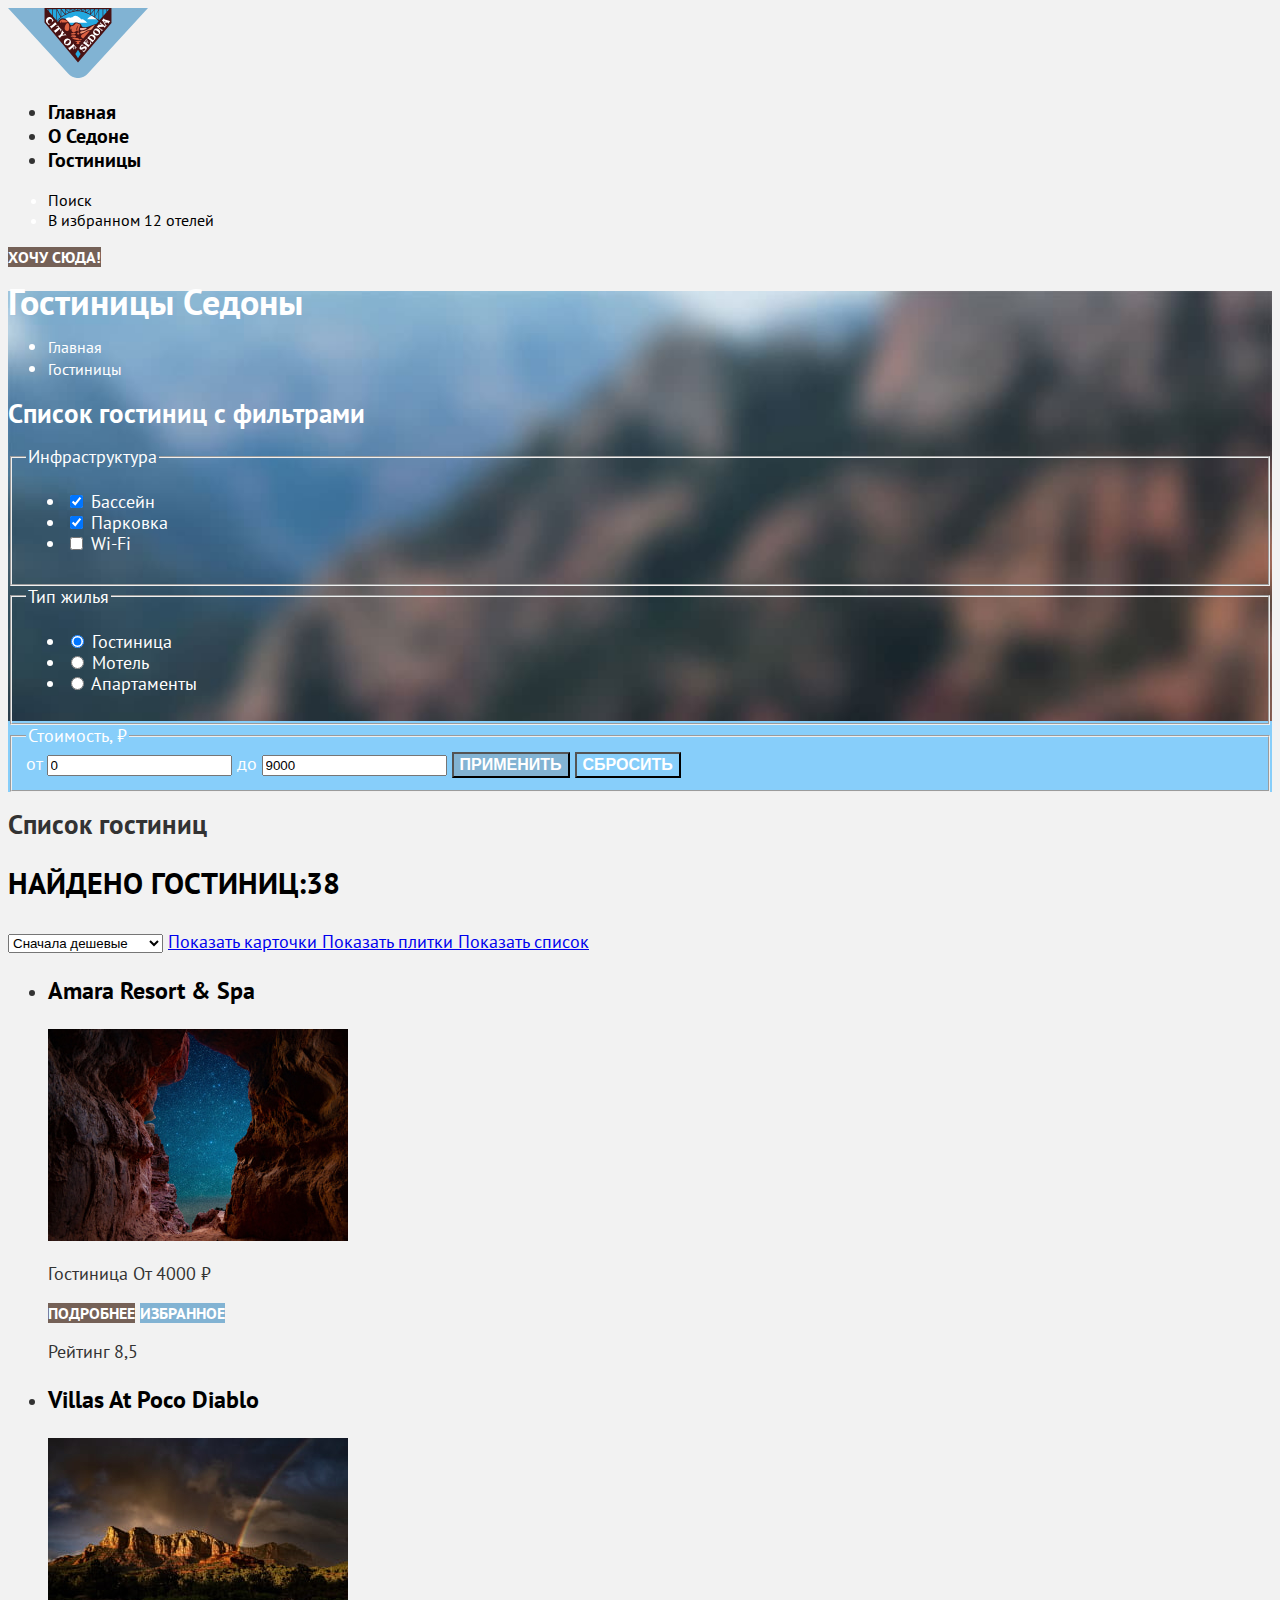
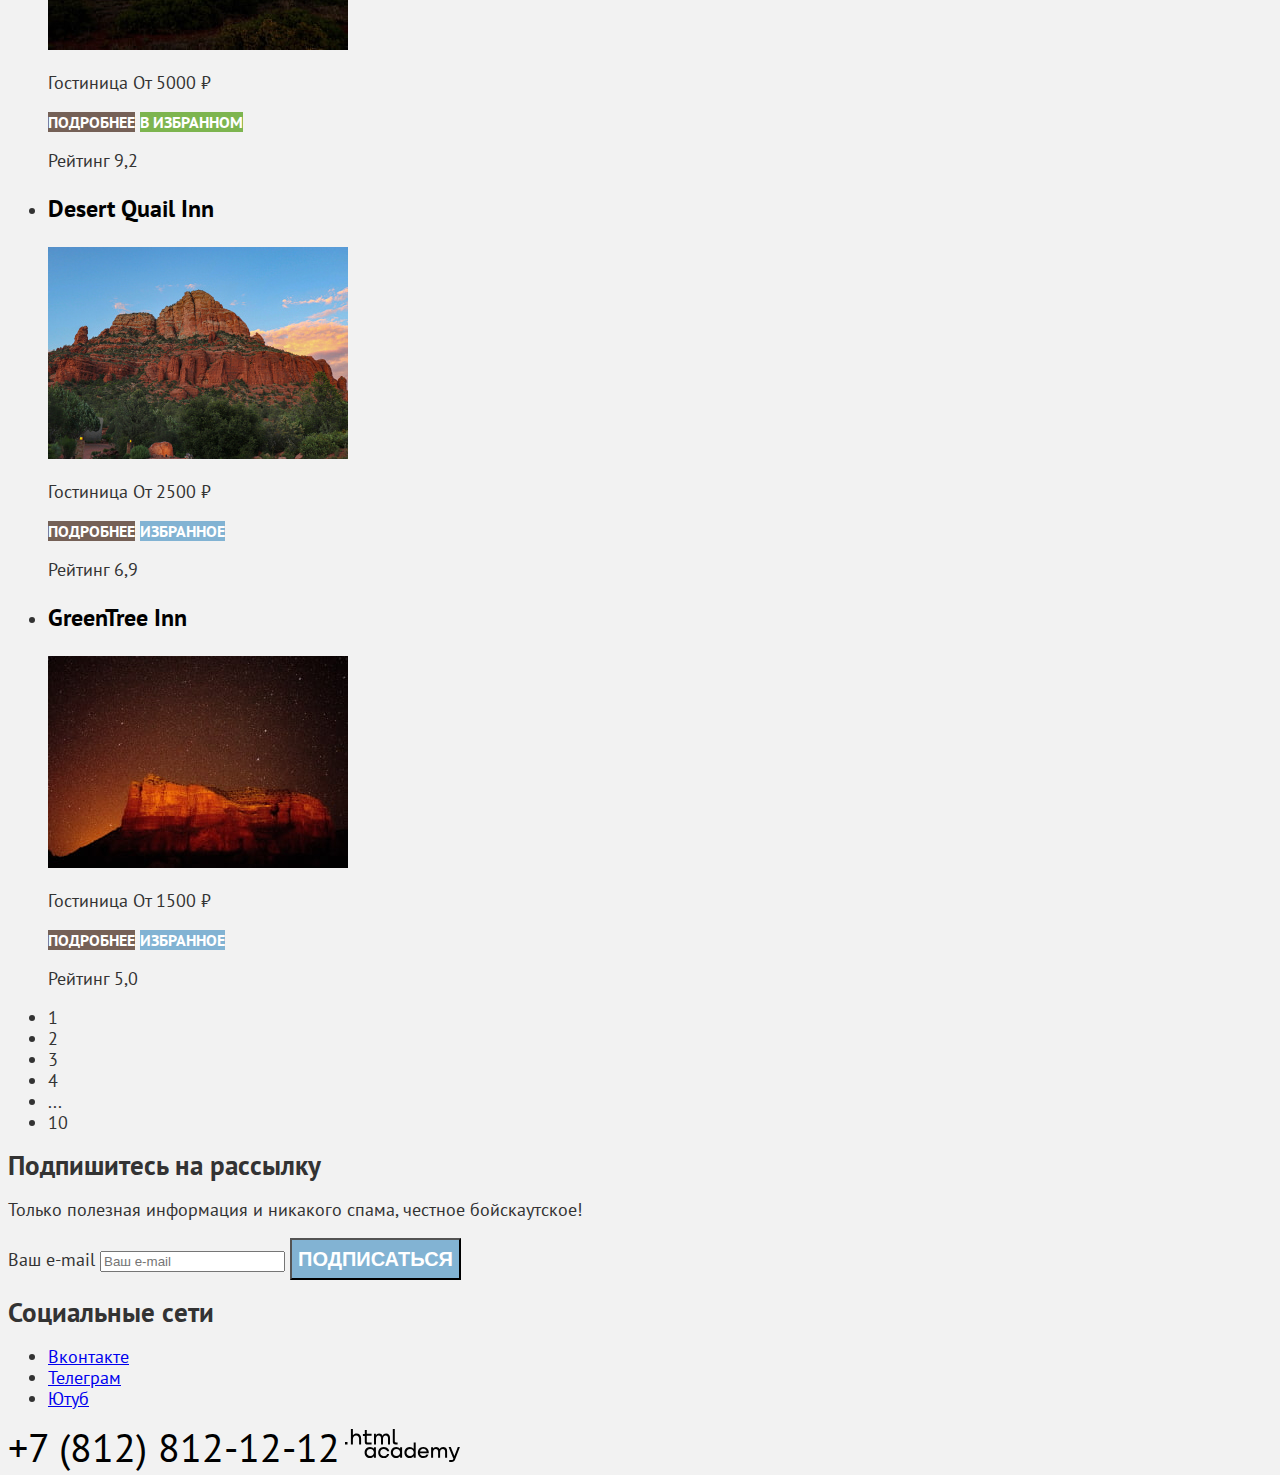
<file: 868861-sedona-39-master/868861-sedona-39-master/catalog.html>
<!DOCTYPE html>
<html lang="ru">

<head>
  <meta charset="utf-8">
  <title>Гостиницы</title>
  <link rel="stylesheet" href="styles/styles.css">
</head>

<body>
  <header class="page-header" data-test="header">
    <nav class="navigation">
      <a class="navigation-logo" href="index.html">
        <img class="page-header-logo" src="images/logo/logo-sedona.svg" width="140" height="70" alt="Логотип Седоны">
      </a>
      <ul class="navigation-list">
        <li class="navigation-item">
          <a class="navigation-link" href="index.html">Главная</a>
        </li>
        <li class="navigation-item">
          <a class="navigation-link" href="#">О Седоне</a>
        </li>
        <li class="navigation-item">
          <a class="navigation-link navigation-link-current" aria-current="page">Гостиницы</a>
        </li>
      </ul>
      <ul class="navigation-user">
        <li class="navigation-user-item">
          <a class="navigation-user-link-search" href="#">
            <span class="visually-hidden">Поиск</span>
          </a>
        </li>
        <li class="navigation-user-item">
          <a class="navigation-user-link-favorite" href="#">
            <span class="visually-hidden">В избранном 12 отелей</span>
          </a>
        </li>
      </ul>
    </nav>
    <a class="header-button" href="#">Хочу сюда!</a>
  </header>
  <main class="catalog-inner" data-test="main">
    <section class="catalog-hotels" data-test=" filter">
      <h1 class="inner-header-title">Гостиницы Седоны</h1>
      <ul class="breadcrumbs">
        <li class="breadcrumbs-item">
          <a class="breadcrumbs-link" href="index.html">Главная</a>
        </li>
        <li>
          <a class="breadcrumbs-link" href="" aria-current="page">Гостиницы</a>
        </li>
      </ul>
      <h2 class="visually-hidden">Список гостиниц с фильтрами</h2>
      <form class="catalog-filter" action="https://echo.htmlacademy.ru/" method="get">
        <fieldset class="catalog-filter-group">
          <legend class="catalog-filter-title">Инфраструктура</legend>
          <ul class="catalog-filter-list">
            <li class="catalog-filter-item">
              <label class="control">
                <input class="control-input" type="checkbox" name="pool" checked>
                Бассейн
              </label>
            </li>
            <li class="catalog-filter-item">
              <label class="control">
                <input class="control-input" type="checkbox" name="parking" checked>
                Парковка
              </label>
            </li>
            <li class="catalog-filter-item">
              <label class="control">
                <input class="control-input" type="checkbox" name="Wi-Fi">
                Wi-Fi
              </label>
            </li>
          </ul>
        </fieldset>
        <fieldset class="catalog-filter-group">
          <legend class="catalog-filter-title">Тип жилья</legend>
          <ul class="catalog-filter-list">
            <li class="catalog-filter-item">
              <label class="control">
                <input class="control-input" type="radio" name="hotels-group" value="hotel" checked>
                Гостиница
              </label>
            </li>
            <li class="catalog-filter-item">
              <label class="control">
                <input class="control-input" type="radio" name="hotels-group" value="motel">
                Мотель
              </label>
            </li>
            <li class="catalog-filter-item">
              <label class="control">
                <input class="control-input" type="radio" name="hotels-group" value="apartments">
                Апартаменты
              </label>
            </li>
          </ul>
        </fieldset>
        <fieldset class="catalog-filter-group">
          <legend class="catalog-filter-title">Стоимость, ₽</legend>
          <label>от
            <input class="text-input" type="text" value="0">
          </label>
          <label>до
            <input class="text-input" type="text" value="9000">
          </label>
          <button class="button-submit" type="submit">Применить</button>
          <button class="button-reset" type="reset">Сбросить</button>
        </fieldset>
      </form>
    </section>
    <section class="hotels-list" data-test="catalog">
      <h2 class="visually-hidden">Список гостиниц</h2>
      <p class="select-find">Найдено гостиниц:38</p>
      <select class="select-control" aria-label="Сортировка">
        <option value="cheap">Сначала дешевые</option>
        <option value="expensive">Сначала дорогие</option>
        <option value="popular">Сначала популярные</option>
      </select>
      <a class="catalog-view catalog-view-selected" href="#">
        <span class="visually-hidden">Показать карточки</span>
      </a>
      <a class="catalog-view" href="#">
        <span class="visually-hidden">Показать плитки</span>
      </a>
      <a class="catalog-view" href="#">
        <span class="visually-hidden">Показать список</span>
      </a>
      <ul class="hotel-list">
        <li class="hotel-item">
          <a class="hotel-link" href="#">
            <h3 class="hotel-card-title">Amara Resort & Spa</h3>
            <img class="hotel-card-img" src="images/hotels/hotel-1.jpg" width="300" height="212"
              alt="Горы и ночное небо">
          </a>
          <p class="hotel-card-decription">Гостиница От 4000 ₽</p>
          <a class="button-more" href="#">Подробнее</a>
          <a class="button-favotite" href="#">Избранное</a>
          <div class="star"></div>
          <p class="hotel-raiting">Рейтинг 8,5</p>
        </li>
        <li class="hotel-item">
          <a class="hotel-link" href="#">
            <h3 class="hotel-card-title">Villas at Poco Diablo</h3>
            <img class="hotel-card-img" src="images/hotels/hotel-2.jpg" width="300" height="212" alt="Горы и радуга">
          </a>
          <p class="hotel-card-decription">Гостиница От 5000 ₽</p>
          <a class="button-more" href="#">Подробнее</a>
          <a class="button-in-favotite" href="#">В избранном</a>
          <div class="star"></div>
          <p class="hotel-raiting">Рейтинг 9,2</p>
        </li>
        <li class="hotel-item">
          <a class="hotel-link" href="#">
            <h3 class="hotel-card-title">Desert Quail Inn</h3>
            <img class="hotel-card-img" src="images/hotels/hotel-3.jpg" width="300" height="212" alt="Высокие горы">
          </a>
          <p class="hotel-card-decription">Гостиница От 2500 ₽</p>
          <a class="button-more" href="#">Подробнее</a>
          <a class="button-favotite" href="#">Избранное</a>
          <div class="star"></div>
          <p class="hotel-raiting">Рейтинг 6,9</p>
        </li>
        <li class="hotel-item">
          <a class="hotel-link" href="#">
            <h3 class="hotel-card-title">GreenTree Inn</h3>
            <img class="hotel-card-img" src="images/hotels/hotel-4.jpg" width="300" height="212"
              alt="Горы и звездное небо">
          </a>
          <p class="hotel-card-decription">Гостиница От 1500 ₽</p>
          <a class="button-more" href="#">Подробнее</a>
          <a class="button-favotite" href="#">Избранное</a>
          <div class="star"></div>
          <p class="hotel-raiting">Рейтинг 5,0</p>
        </li>
      </ul>
      <ul class="pagination">
        <li class="pagination-item">
          <a class="pagination-link pagination-current">1</a>
        </li>
        <li class="pagination-item">
          <a class="pagination-link">2</a>
        </li>
        <li class="pagination-item">
          <a class="pagination-link">3</a>
        </li>
        <li class="pagination-item">
          <a class="pagination-link">4</a>
        </li>
        <li class="pagination-item">
          <a class="pagination-link">...</a>
        </li>
        <li class="pagination-item">
          <a class="pagination-link">10</a>
        </li>
      </ul>
    </section>
    <section class="subscribe-catalog" data-test="subscribe">
      <h2 class="subscribe-title">Подпишитесь на рассылку</h2>
      <p>Только полезная информация и никакого спама, честное бойскаутское!</p>
      <form class="subscribe-form" action="https://echo.htmlacademy.ru/" method="post">
        <label class="visually-hidden" for="subscribe-email">Ваш e-mail</label>
        <input placeholder="Ваш e-mail" type="email" id="subscribe-email" name="subscribe-email" required>
        <button class="button subscribe-button" type="submit">
          Подписаться
        </button>
      </form>
    </section>
  </main>
  <footer class="footer-page" data-test="footer">
    <h2 class="visually-hidden">Социальные сети</h2>
    <ul class="social-list">
      <li class="social-item">
        <a class="button" href="https://vk.com/htmlacademy">
          <span class="visually-hidden">Вконтакте</span>
        </a>
      </li>
      <li class="social-item">
        <a class="button" href="https://t.me/htmlacademy ">
          <span class="visually-hidden">Телеграм</span>
        </a>
      </li>
      <li class="social-item">
        <a class="button" href="https://www.youtube.com/user/htmlacademyru">
          <span class="visually-hidden">Ютуб</span>
        </a>
      </li>
    </ul>
    <a class="phone" href="tel:+78128121212">+7 (812) 812-12-12</a>
    <a>
      <img class="htmlacademy-logo" src="images/logo/logo-htmlacademy.svg" alt="Логотип HTML academy">
    </a>
  </footer>
</body>

</html>
</file>
<file: styles/styles.css>
@font-face {
  font-family: "PT Sans";
  font-style: normal;
  font-weight: 400;
  src: url("../fonts/ptsans-400.woff2") format("woff2");
  font-display: swap;
}

@font-face {
  font-family: "PT Sans";
  font-style: normal;
  font-weight: 700;
  src: url("../fonts/ptsans-700.woff2") format("woff2");
  font-display: swap;
}

html {
  box-sizing: border-box;
}

*,
*:after,
*:before {
  box-sizing: inherit;
}

body {
  font-family: "PT Sans", sans-serif;
  font-weight: 400;
  font-size: 18px;
  line-height: 21px;
  color: #333333;
  background-color: #f2f2f2;
  margin: 0;
  min-height: 100%;
  min-width: 1280px;
}

.visually-hidden {
  position: absolute;
  width: 1px;
  height: 1px;
  margin: -1px;
  border: 0;
  padding: 0;
  white-space: nowrap;
  clip-path: inset(100%);
  clip: rect(0 0 0 0);
  overflow: hidden;
}

.wrapper {
  min-height: 100vh;
  display: flex;
  flex-direction: column;
  width: 1200px;
  margin: 0 auto;
  background-color: #ffffff;
  box-shadow: 0 0 15px 0 rgba(0, 0, 0, 0.2);
}

.main-contener {
  flex-grow: 1;
}

.header {
  padding: 0 70px;
}

.main-header-navigation {
  font-weight: 700;
  font-size: 20px;
  line-height: 24px;
  display: flex;
  align-items: center;
}

.main-header-navigation a {
  z-index: 1;
  align-self: flex-start;
}

.main-header-logo {
  display: block;
  margin-bottom: -6px;
}

.main-header-list {
  display: flex;
  flex-wrap: wrap;
  list-style: none;
  padding-left: 0;
  margin: 0;
  margin-left: 30px;
  max-width: 450px;
}

.main-header-list a {
  display: block;
  padding: 20px 16px;
}

.main-header-navigation a {
  color: #000000;
  text-decoration: none;
}

.main-header-item {
  position: relative;
}

.main-header-item a:hover,
.main-header-item a:focus-visible {
  color: #756157;
}

.main-header-item a:active {
  color: #756157;
  opacity: 0.3;
}

.current::before {
  content: "";
  position: absolute;
  left: 16px;
  right: 15px;
  bottom: -1px;
  height: 2px;
  background-color: #756157;
}

.main-header-list-user {
  font-size: 16px;
  line-height: 20px;
  color: #ffffff;
  max-width: 300px;
  margin: 0;
  margin-left: auto;
  display: flex;
  flex-wrap: wrap;
  justify-content: flex-start;
  list-style: none;
  align-items: center;
  padding-left: 0;
}

.main-header-list-user a {
  display: block;
}

.search-svg {
  fill: #000000;
  position: absolute;
  top: 50%;
  left: 50%;
  transform: translate(-50%, -50%);
}

.serch-user:hover,
.serch-user:focus-visible {
  .search-svg {
    fill: #756157;
  }
}

.favorite-user:hover,
.favorite-user:focus-visible {
  .favorite-svg {
    fill: #756157;
  }
}

.serch-user:active,
.favorite-user:active {
  color: #756157;
  opacity: 0.3;
}

.serch-user {
  width: 44px;
  height: 64px;
  position: relative;
}

.favorite-user {
  width: 44px;
  height: 64px;
  position: relative;
}

.favorite-svg {
  fill: #000000;
  position: absolute;
  top: 50%;
  left: 50%;
  transform: translate(-50%, -50%);
  z-index: -1;
}

.favorite {
  border-radius: 50%;
  background-color: #7db54f;
  display: flex;
  align-items: center;
  justify-content: center;
  width: 20px;
  height: 20px;
  color: #ffffff;
  font-size: 10px;
  line-height: 10px;
  position: absolute;
  top: 11px;
  left: 22px;
}

.main-header-navigation .main-header-link {
  background-color: #756157;
  color: #ffffff;
  font-size: 16px;
  line-height: 20px;
  text-transform: uppercase;
  text-align: center;
  border-radius: 4px;
  padding: 8px 34px;
  margin-left: 20px;
  width: 160px;
}

.main-header-navigation .main-header-link:hover,
.main-header-navigation .main-header-link:focus-visible {
  background-color: #615048;
}

.main-header-navigation .main-header-link:active {
  background-color: #615048;
  color: rgba(255, 255, 255, 0.3);
}

.main-hero {
  background-image: url("../images/background/divider.svg"), url("../images/background/index-background.jpg");
  background-size: 1200px auto, cover;
  background-position: center bottom, center;
  background-repeat: no-repeat;
  background-color: #70a2aa;
  min-height: 485px;
  padding: 51px 371px;
  margin-bottom: 69px;
}

.main-hero img {
  display: block;
  margin: 0 auto;
}

.wrapper-subtitle {
  margin: 0 auto;
  margin-bottom: 90px;
  max-width: 651px;
}

.main-advantages {
  text-align: center;
  margin-bottom: 96px;
}

.main-advantages-list {
  display: flex;
  flex-wrap: wrap;
  margin: 0;
  list-style: none;
  padding-left: 0;
}

.main-advantages-item {
  width: 400px;
  display: flex;
  align-items: center;
  min-height: 385px;
  background-color: rgba(131, 179, 211, 0.12);
}

.main-advantages-text {
  text-align: center;
}

.transparent-bg {
  background-color: rgb(131, 179, 211, 0.2);
}

.text-photo {
  display: flex;
  background-color: #82b3d3;
}

.subtitle {
  font-weight: 700;
  font-size: 30px;
  line-height: 36px;
  text-transform: uppercase;
  color: #000000;
  margin: 0;
  margin-bottom: 25px;
}

.subtitle-down {
  margin-bottom: 20px;
}

.text-subtitle {
  font-size: 22px;
  line-height: 26px;
  margin: 0;
}

.main-advantages-list {
  margin-bottom: 64px;
}

.main-advantages-list h3 {
  font-weight: 700;
  font-size: 24px;
  line-height: 28px;
  text-transform: uppercase;
}

.item-advantages-text-wrap h3::after {
  content: "";
  width: 60px;
  height: 2px;
  background-color: rgba(0, 0, 0, 0.3);
  margin: 30px auto;
  display: block;
}

.text-photo-wrapper h3::after {
  content: "";
  width: 60px;
  height: 2px;
  background-color: rgba(255, 255, 255, 0.3);
  margin: 30px auto;
  display: block;
}

.text-photo-wrapper h3 {
  margin: 0;
}

.text-photo-wrapper p {
  margin: 0;
}

.item-advantages-text-wrap {
  min-height: 100%;
  padding: 112px 85px;
}

.item-advantages-text-wrap h3 {
  margin: 0;
}

.item-advantages-text-wrap p {
  margin: 0;
}

.text-photo {
  color: #ffffff;
  width: 100%;
}

.revers {
  display: flex;
  flex-direction: row-reverse;
}

.text-photo-wrapper {
  min-height: 100%;
  padding: 102px 85px;
}

.subtitle-welcome-wrap {
  padding: 0 347px;
  margin: 0 auto;
  margin-bottom: 64px;
}

.main-advantages-list-service {
  list-style: none;
  padding-left: 0;
  display: flex;
  flex-wrap: wrap;
  margin: 0;
}

.main-advantages-list-service p {
  margin: 0;
}

.main-advantages-list-service h3 {
  margin: 0;
  margin-bottom: 30px;
}

.home-service::before {
  content: url("../images/service/service-home.svg");
  margin: 0 auto 30px;
  display: block;
  width: 75px;
  height: 72px;
}

.food-service::before {
  content: url("../images/service/service-food.svg");
  margin: 0 auto 30px;
  display: block;
  width: 75px;
  height: 72px;
}

.suvenirs-service::before {
  content: url("../images/service/service-gift.svg");
  margin: 0 auto 30px;
  display: block;
  width: 75px;
  height: 72px;
}

.main-advantages-list-service li {
  width: 400px;
  min-height: 385px;
  padding: 81px 85px;
}

.main-advantages-list-service h3 {
  font-weight: 700;
  font-size: 24px;
  line-height: 28px;
  text-transform: uppercase;
  text-align: center;
  color: #000000;
}

.search {
  padding-left: 304px;
  padding-right: 304px;
  text-align: center;
  margin-bottom: 96px;
}

.search p {
  margin: 0;
  margin-bottom: 20px;
}

.subtitle-search {
  font-size: 30px;
  line-height: 36px;
  text-transform: uppercase;
  color: #000000;
}

.search .search-description {
  margin-bottom: 54px;
}

.search-link {
  text-decoration: none;
  color: #FFFFFF;
  background-color: #756157;
  font-weight: 700;
  font-size: 20px;
  line-height: 36px;
  text-transform: uppercase;
  border-radius: 4px;
  padding: 8px 50px;
  font-family: inherit;
  display: block;
  margin: 0 auto;
  width: 376px;
}

.search-link:hover {
  background-color: #615048;
}

.search-link:active {
  background-color: #756157;
  color: rgba(255, 255, 255, 0.3);
}

.main-follow .subtitle,
.text-subtitle-follow {
  color: #ffffff;
  font-size: 22px;
  line-height: 26px;
  text-align: center;
}

.text-subtitle-follow {
  margin-bottom: 55px;
}

.main-follow .main-follow-subtitle {
  font-size: 30px;
  margin-bottom: 26px;
}

.main-follow {
  text-align: center;
}

.main-follow {
  background-color: #1e90ff;
  background-image: url("../images/background/subscribe-background.jpg");
  background-repeat: no-repeat;
  background-size: cover;
  padding: 100px 0 105px 0;
}

.main-follow-email {
  background-color: #f2f2f2;
  color: #000000;
  font-size: 18px;
  line-height: 24px;
  font-family: inherit;
}

.main-follow-form {
  display: flex;
  justify-content: center;
}

.main-follow-form input {
  font-size: 18px;
  line-height: 24px;
  border: none;
  background-color: #f2f2f2;
  width: 452px;
  padding: 14px 20px;
  border-radius: 4px 0 0 4px;
}

.main-follow-email:not(:disabled):hover {
  background-color: #e6e6e6;
}

.follow-button {
  background-color: #82b3d3;
  border: none;
  color: #ffffff;
  font-weight: 700;
  font-size: 20px;
  line-height: 36px;
  text-transform: uppercase;
  font-family: inherit;
  text-align: center;
  border-radius: 0 4px 4px 0;
  padding: 8px 50px;
}

.follow-button:hover,
.follow-button:focus-visible {
  background-color: #68a2ca;
}

.follow-button:active {
  background-color: #82b3d3;
  color: rgba(255, 255, 255, 0.3);
}

.follow-button:disabled {
  background-color: #e5e5e5;
  cursor: auto;
}

.footer {
  display: flex;
  padding: 40px 70px 30px;
  justify-content: space-between;
  align-items: center;
  min-height: 120px;
  gap: 80px;
}

.social-list {
  display: flex;
  flex-wrap: wrap;
  align-items: center;
  margin: 0;
  padding: 0;
  list-style: none;
  max-width: 200px;
}

.social-link {
  display: flex;
  align-items: center;
  justify-content: center;
  width: 47px;
  height: 40px;
}

.social-link-svg {
  fill: #82b3d3;
}

.social-link:hover .social-link-svg,
.social-link:focus-visible .social-link-svg {
  fill: #68a2ca;
}

.social-link:active .social-link-svg {
  fill: rgba(104, 162, 202, 0.3);
}

.phone {
  display: block;
  font-size: 40px;
  line-height: 40px;
  color: #000000;
  text-decoration: none;
  max-width: 500px;
}

.phone:hover,
.phone:focus-visible {
  color: #756157;
}

.phone:active {
  color: rgba(117, 97, 87, 0.3);
}

.academy-logo-link {
  display: block;
  color: #000000;
}

.academy-logo-link:hover,
.academy-logo-link:focus-visible {
  color: #756157;
}

.academy-logo-link:active {
  color: rgba(117, 97, 87, 0.3);
}

.filters {
  color: #ffffff;
  background-color: #333333;
  background-image: url("../images/background/catalog-background.jpg");
  background-repeat: no-repeat;
  background-size: cover;
  padding: 35px 70px 70px 70px;
  min-height: 412px;
  margin-bottom: 48px;
}

.filters-title {
  margin: 0;
  font-weight: 700;
  font-size: 60px;
  line-height: 78px;
  margin-bottom: 8px;
}

.filters-breadcrumbs {
  display: flex;
  flex-wrap: wrap;
  align-items: center;
  margin: 0;
  padding: 0;
  list-style: none;
  margin-bottom: 40px;
  gap: 10px;
}

.filters-item-link {
  font-weight: 400;
  color: #ffffff;
  font-size: 16px;
  line-height: 21px;
  text-decoration: none;
}

.filters-link-home {
  fill: #ffffff;
  padding: 0px, 0px, 2px, 0px;
}

.filters-link-home:hover .breadcrumbs-home-svg {
  fill: rgba(255, 255, 255, 0.6);
}

.filters-link-home:active .breadcrumbs-home-svg {
  fill: rgba(255, 255, 255, 0.3);
}

.filters-item-hotel:not(.filters-link-home)::before {
  display: inline-block;
  content: "";
  width: 7px;
  height: 10px;
  margin-right: 5px;
  background-image: url("../images/arrow.svg");
}

.filters-item-link[href]:hover {
  color: rgba(255, 255, 255, 0.6);
}

.filters-item-link[href]:active {
  color: rgba(255, 255, 255, 0.3);
}

.filters-window {
  display: flex;
}

.filters-window fieldset {
  border: none;
  padding: 0;
  margin: 0;
  text-transform: capitalize;
}

.filters-window ul {
  list-style: none;
  margin: 0;
  padding: 0;
}

.filters-window legend {
  margin-bottom: 32px;
}

.filters-window .filters-price-input {
  width: 288px;
  margin-left: 142px;
}

.filters-price-input-wraper {
  display: flex;
  gap: 2px;
  position: relative;
}

.filters-price-input-wraper input {
  font-family: inherit;
  font-weight: 700;
  font-size: 18px;
  line-height: 24px;
}

.filters-price-input-wraper input::-webkit-outer-spin-button,
.filters-price-input-wraper input::-webkit-inner-spin-button {
  appearance: none;
  margin: 0;
}

.price-low,
.price-height {
  opacity: 0.3;
  color: #000000;
  text-transform: lowercase;
}

.price-low {
  position: absolute;
  left: 106px;
  top: 12px;
}

.price-height {
  position: absolute;
  right: 20px;
  top: 12px;
}

.range {
  margin-top: 44px;
  width: 100%;
  height: 4px;
  background-color: rgba(255, 255, 255, 0.3);
  position: relative;
}

.range-bar {
  height: 4px;
  background-color: #ffffff;
  position: absolute;
}

.range-bar button {
  width: 20px;
  height: 20px;
  border-radius: 5px;
  cursor: pointer;
  border: none;
  background-color: #ffffff;
}

.range-bar button:focus-visible {
  border: 3px solid #83b3d3;
  box-shadow: 0px 4px 10px 0px rgba(0, 0, 0, 0.25);
}

.range-bar button:hover {
  box-shadow: 0px 4px 10px 0px rgba(0, 0, 0, 0.25);
}

.range-bar button:active {
  border: 2px solid #83b3d3;
  box-shadow: 0px 7px 15px 0px rgba(0, 0, 0, 0.4);
}

.range-bar button:disabled {
  pointer-events: none;
}

.range-bar button:first-child {
  position: absolute;
  left: 0;
  top: 50%;
  transform: translateY(-50%);
}

.range-bar button:last-child {
  position: absolute;
  top: -10px;
  left: 100%;
  top: 50%;
  transform: translateX(-50%);
  transform: translateY(-50%);
}

.buttons-wrap {
  display: flex;
  flex-direction: column;
  padding-top: 56px;
  margin-left: 70px;
}

.filters-window .filters-group-radio-wrap {
  margin-left: 70px;
  width: 150px;
}

.filters-group-title {
  font-weight: 700;
  font-size: 20px;
  line-height: 24px;
  text-transform: capitalize;
  padding: 0;
}

.filters-group-list li {
  margin-bottom: 16px;
  line-height: 23px;
}

.filters-group-list li:last-child {
  margin-bottom: 0;
}

.filters-group-list label {
  display: flex;
  align-items: center;
}

.filters-group-item:hover {
  opacity: 0.6;
}

.filters-group-control-input:checked+.filters-group-control-mark {
  background-image: url("../images/check-mark.svg");
  background-position: center;
  background-repeat: no-repeat;
}

.filters-group-control-input:focus-visible+.filters-group-control-mark {
  outline: 3px solid #83b3d3;
}

.filters-group-control-input[type="checkbox"]:disabled+ .filters-group-control-mark,
.control-input[type="radio"]:disabled+.filters-group-radio{
  color: #e5e5e5;
  pointer-events: none;
  opacity: 0.3;
}

.filters-group-radio {
  height: 20px;
  width: 20px;
  background-color: #ffffff;
  border-radius: 50%;
  position: absolute;
  left: 0;
}

.control-radio {
  padding-left: 36px;
  position: relative;
}

.control-radio:active {
  opacity: 0.3;
}

.cotrol {
  position: relative;
  display: block;
  padding-left: 36px;
  cursor: pointer;
}

.cotrol:active {
  opacity: 0.3;
}

.filters-group-control-mark {
  width: 20px;
  height: 20px;
  border-radius: 4px;
  position: absolute;
  left: 0;
  background-color: #ffffff;
}

.control-input {
  font-size: 18px;
  line-height: 23px;
  margin: 0;
  margin-right: 16px;
  border-radius: 4px;
  width: 20px;
  height: 20px;
}

.control-input[type="radio"]:checked+.filters-group-radio::after {
  content: "";
  display: block;
  width: 10px;
  height: 10px;
  background-color: #3f5e72;
  border-radius: 50%;
  position: absolute;
  top: 50%;
  left: 50%;
  transform: translate(-50%, -50%);
}

.control-input[type="radio"]:hover+.filters-group-radio {
  opacity: 0.6;
}

.control-input[type="radio"]:focus-visible+.filters-group-radio {
  outline: solid 3px #83b3d3;
}

.control-input[type="radio"]:active+.filters-group-radio {
  opacity: 0.3;
}

.input-price {
  border: none;
  padding: 0;
  padding: 12px 45px 12px 20px;
  width: 143px;
  border-radius: 4px 0 0 4px;
  appearance: textfield;
}

.input-price:hover {
  background-color: #e6e6e6;
}

.for {
  padding-left: 20px;
  border-radius: 0 4px 4px 0;
}

.filters-window-button {
  font-weight: 700;
  font-size: 16px;
  font-family: inherit;
  line-height: 20px;
  text-transform: uppercase;
  text-align: center;
  border: none;
  border-radius: 4px;
  color: #ffffff;
  background-color: transparent;
  cursor: pointer;
  padding: 0;
  padding: 8px 50px;
}

.reset-hover {
  background: none;
}

.filters-window-button:focus-visible {
  color: #ffffff;
}

.filters-window-button:active {
  color: rgba(255, 255, 255, 0.3);
}

.filters-window-button:disabled {
  color: rgba(255, 255, 255, 0.2);
}

.reset-hover:hover {
  color: rgba(255, 255, 255, 0.6);
}

.reset-hover:disabled {
  color: rgba(255, 255, 255, 0.2);
}

.buttons-wrap .action {
  border-radius: 4px;
  margin-bottom: 32px;
  background-color: #82b3d3;
}

.action:not(:disabled):active {
  background-color: #82b3d3;
  color: rgba(255, 255, 255, 0.3);
}

.action:hover {
  background-color: #68a2ca;
}

.action:disabled {
  background-color: #e5e5e5;
  pointer-events: none;
}

.search-gallery {
  display: flex;
  margin-left: 70px;
  margin-right: 70px;
  align-items: center;
  justify-content: space-between;
}

.search-gallery-title {
  font-weight: 700;
  font-size: 30px;
  line-height: 36px;
  text-transform: uppercase;
  color: #000000;
  margin: 0;
  max-width: 340px;
}

.select-control {
  font-family: inherit;
  font-weight: 400;
  font-size: 18px;
  line-height: 21px;
  color: #000000;
  margin-left: auto;
  font-family: "PT Sans", sans-serif;
  min-width: 292px;
  padding: 14px 20px;
  border-radius: 4px;
  border-color: #e5e5e5;
  -moz-appearance: none;
  -webkit-appearance: none;
  appearance: none;
  background-image: url("../images/arrow-down.svg");
  background-position: right 20px center;
  background-repeat: no-repeat;
  background-color: #ffffff;
  border: solid 2px #e5e5e5;
}

.select-control:hover,
.select-control:focus-visible {
  border: solid 2px #68a2ca;
}

.select-control:disabled {
  border: solid 2px rgba(0, 0, 0, 0.3);
}

.search-gallery-button-vievs {
  display: flex;
  flex-wrap: wrap;
  list-style: none;
  padding-left: 0;
  margin: 0;
  margin-left: 70px;
  font-family: "PT Sans", sans-serif;
  gap: 8px;
  max-width: 216px;
}

.grid,
.tiles,
.column {
  width: 48px;
  height: 48px;
  background-color: inherit;
  border: 2px solid #e5e5e5;
  border-radius: 4px;
  cursor: pointer;
}

.grid:hover,
.tiles:hover,
.column:hover {
  border: 2px solid #000000;
}

.grid:focus-visible,
.tiles:focus-visible,
.column:focus-visible {
  outline: 2px solid #68a2ca;
}

.grid:disabled,
.tiles:disabled,
.column:disabled {
  opacity: 0.3;
  pointer-events: none;
}

.grid {
  background-image: url("../images/view-card.svg");
  background-repeat: no-repeat;
  background-position: center;

}

.tiles {
  background-image: url("../images/view-tile.svg");
  background-repeat: no-repeat;
  background-position: center;
}

.column {
  background-image: url("../images/view-list.svg");
  background-repeat: no-repeat;
  background-position: center;
}

.viev-activ {
  border: 2px solid #000000;
}

.catalog {
  padding: 38px 70px 44px;
}

.catalog-list {
  position: relative;
  list-style: none;
  padding-left: 0;
  margin: 0;
  display: grid;
  grid-template-columns: 1fr 1fr 1fr;
  gap: 20px;
}

.catalog-list::after {
  position: absolute;
  content: "";
  width: 100%;
  height: 1px;
  background-color: #e6e6e6;
  bottom: -40px;
}

.catalog-item {
  width: 340px;
  display: grid;
  grid-template-columns: repeat(2, 140px);
  grid-template-rows: auto 1fr repeat(2, min-content);
  gap: 20px;
  row-gap: 16px;
  padding: 19px;
  border: 1px solid #e6e6e6;
  border-radius: 4px;
}

.catalog-item img {
  display: block;
  grid-column: 1 / -1;
}

.catalog-item p {
  margin: 0;
}

.catalog-item-title {
  margin: 0;
  font-weight: 700;
  font-size: 24px;
  line-height: 28px;
  color: #000000;
  grid-column: 1 / -1;
}

.catalog-item-text {
  grid-column: 1 / 2;
}

.catalog-item-price {
  justify-self: end;
  grid-column: 2 / 3;
}

.button {
  font-weight: 700;
  font-size: 16px;
  line-height: 20px;
  text-transform: uppercase;
  text-align: center;
  color: #ffffff;
  border: none;
  text-decoration: none;
  border-radius: 4px;
}

.catalog-item-button-detailed {
  background-color: #756157;
  text-decoration: none;
  color: #ffffff;
  padding: 8px 26px;
}

.catalog-item-button-detailed:hover,
.catalog-item-button-detailed:focus-visible {
  background-color: #615048;
}

.catalog-item-button-detailed:active,
.catalog-item-button-detailed:active {
  background-color: #756157;
  color: rgba(255, 255, 255, 0.3)
}

.catalog-item-button-like {
  background-color: #82b3d3;
  padding: 8px 18px;
  width: 140px;
  font-family: "PT Sans", sans-serif;
}

.catalog-item-button-like:hover,
.catalog-item-button-like:focus-visible {
  background-color: #68a2ca;
}

.catalog-item-button-like:active,
.catalog-item-button-like:active {
  background-color: #82b3d3;
  color: rgba(255, 255, 255, 0.3);
}

.in-favorites {
  background-color: #7db54f;
  color: #ffffff;
}

.in-favorites:hover {
  background-color: #6c9e42;
}

.catalog-item-rating {
  display: flex;
  justify-content: space-between;
  align-items: center;
  width: 100%;
}

.stars {
  min-width: 18px;
  height: 17px;
  background-image: url("../images/star.svg");
  background-repeat: space;
  align-self: center;
  justify-self: start;
}

.four-stars {
  width: 89px;
}

.three-stars {
  width: 66px;
}

.two-stars {
  width: 42px;
}

.score {
  font-size: 16px;
  line-height: 20px;
  text-transform: uppercase;
  text-align: center;
  border-radius: 4px;
  padding: 9px 22px;
  background-color: #F2F2F2;
}

.pagination-catalog {
  padding: 35px 70px 60px;
}

.pagination-catalog-list {
  display: flex;
  flex-wrap: wrap;
  gap: 8px;
  list-style: none;
  padding-left: 0;
  margin: 0;
}

.pagination-link {
  display: block;
  background-color: #82b3d3;
  text-decoration: none;
  color: #ffffff;
  font-weight: 700;
  font-size: 20px;
  line-height: 36px;
  text-transform: uppercase;
  text-align: center;
  min-width: 60px;
  height: 60px;
  padding: 12px 18px;
  border-radius: 4px;
}

.pagination-link:hover,
.pagination-link:focus-visible {
  background-color: #68a2ca;
}

.pagination-link:active,
.pagination-link:active {
  background-color: #82b3d3;
  color: rgba(255, 255, 255, 0.3);
}

.pagination-current {
  background-color: #f2f2f2;
}

.pagination-current:hover,
.pagination-current:focus-visible,
.pagination-current:active {
  background-color: rgba(242, 242, 242, 1);
  color: inherit;
}

.pagination-next {
  background-color: #fff;
  color: #000000;
}

.pagination-current {
  color: #000000;
}

.subscribe {
  text-align: center;
  padding-top: 96px;
  padding-bottom: 104px;
}

.subscribe h2 {
  margin: 0;
  text-transform: uppercase;
  font-weight: 700;
  font-size: 30px;
  line-height: 36px;
  margin-bottom: 20px;
  color: #000000;
}

.subscribe p {
  margin: 0 auto;
  margin-bottom: 54px;
  font-weight: 400;
  font-size: 22px;
  line-height: 26px;
  text-align: center;
  max-width: 475px;
}

.subscribe-form {
  display: flex;
  align-items: center;
  justify-content: center;
}

.subscribe-form input {
  font-size: 18px;
  line-height: 24px;
  border: none;
  background-color: #f2f2f2;
  width: 452px;
  padding: 14px 20px;
  border-radius: 4px 0 0 4px;
  font-family: inherit;
}

.subscribe-form input:hover,
.subscribe-form input:hover {
  background-color: #e6e6e6;
}

.follow-button {
  font-weight: 700;
  font-size: 20px;
  line-height: 36px;
  text-transform: uppercase;
  text-align: center;
  border-radius: 0 4px 4px 0;
  padding: 8px 50px;
}

.button:disabled {
  background-color: #e5e5e5;
  pointer-events: none;
}

.modal-container {
  display: none;
  position: fixed;
  top: 0;
  left: 0;
  width: 100%;
  height: 100%;
  background-color: rgba(242, 242, 242, 0.8);
  color: #000000;
}

.modal-container-show {
  display: flex;
}

.modal {
  position: relative;
  margin: auto;
  padding: 64px 70px;
  background-color: #ffffff;
  border-radius: 30px;
  box-shadow: 0 25px 50px 0 rgba(0, 0, 0, 0.15);
}

.modal-search {
  width: 717px;
  box-sizing: border-box;
}

.modal-close-button {
  position: absolute;
  top: 64px;
  right: 52px;
  width: 52px;
  height: 52px;
  background-color: #f2f2f2;
  border-radius: 50%;
  border: none;
  padding: 0;
  cursor: pointer;
}

.modal-close-button::before {
  position: absolute;
  content: "";
  width: 18px;
  height: 2px;
  background-color: #000000;
  top: 50%;
  left: 50%;
  transform: translateX(-8px) rotate(45deg);
}

.modal-close-button::after {
  position: absolute;
  content: "";
  width: 2px;
  height: 18px;
  background-color: #000000;
  top: 50%;
  left: 50%;
  transform: translateY(-8px) rotate(45deg);
}

.modal-close-button:hover {
  background-color: #e6e6e6;
}

.modal-close-button:active::before,
.modal-close-button:active::after {
  background-color: rgba(117, 97, 87, 0.3);
}

.modal-title {
  margin: 0;
  padding: 0;
  margin-bottom: 64px;
  font-family: "PT Sans", sans-serif;
  font-weight: 700;
  font-size: 30px;
  line-height: 36px;
  color: #000000;
  text-transform: uppercase;
  max-width: 650px;
}

.modal-label {
  font-family: inherit;
  font-weight: 700;
  font-size: 20px;
  line-height: 24px;
  color: inherit;
  text-transform: capitalize;
}

.modal-form {
  display: grid;
  grid-template-columns: 119px 1fr;
  column-gap: 18px;
  align-items: center;
}

.input-date-label {
  position: relative;
  grid-column: 2 / -1;
  border-radius: 4px;
  background-color: #f2f2f2;
  box-sizing: border-box;
  width: 440px;
  height: 48px;
  margin-bottom: 4px;
}

.input-age-label {
  display: flex;
  border-radius: 4px;
  background-color: #f2f2f2;
  box-sizing: border-box;
  height: 48px;
  width: 110px;
}

.input-age-label:hover,
.input-age-label:hover .modal-input-age {
  background-color: #e6e6e6;
}

.button-calendar {
  position: absolute;
  width: 21px;
  height: 20px;
  background-image: url("../images/modal-calendar.svg");
  background-repeat: no-repeat;
  background-position: center;
  opacity: 0.3;
  border: none;
  padding: 0;
  top: 15px;
  right: 21px;
  cursor: pointer;
}

.button-calendar:hover,
.button-calendar:focus-visible {
  opacity: 1;
}

.modal-input {
  width: 100%;
  height: 100%;
  border: none;
  background-color: #f2f2f2;
  border-radius: 4px;
  box-sizing: border-box;
}

.modal-input-date {
  padding: 12px 20px 12px 18px;
  font-family: inherit;
  font-weight: inherit;
  font-size: inherit;
  line-height: 24px;
  font-weight: 700;
}

.modal-input-date:hover {
  background-color: #e6e6e6;
}

.modal-input-date:focus-visible {
  background-color: #e6e6e6;
}

.modal-input-date::placeholder {
  color: rgba(0, 0, 0, 0.6);
}

.modal-input-age {
  padding: 14px 5px;
  width: 31px;
  text-align: center;
  font-family: inherit;
  font-weight: 700;
  font-size: inherit;
  line-height: 24px;
  -webkit-appearance: textfield;
  appearance: textfield;
}

.modal-input-age::-webkit-outer-spin-button,
.modal-input-age::-webkit-inner-spin-button {
  -webkit-appearance: none;
  appearance: none;
  margin: 0;
}

.input-age-wrap {
  display: flex;
  gap: 10px;
  align-items: center;
}

.button-modal {
  grid-column: 1 / -1;
  font-family: inherit;
  font-weight: 700;
  font-size: 20px;
  line-height: 24px;
  background-color: #83b3d3;
  margin-top: 48px;
  padding: 18px 20px;
  border: none;
  border-radius: 10px;
  color: #ffffff;
  text-transform: uppercase;
  cursor: pointer;
}

.button-modal:hover {
  background-color: #68a2ca;
}

.button-modal:focus-visible {
  background-color: #68a2ca;
}

.button-modal:active {
  background-color: #68a2ca;
  color: rgba(255, 255, 255, 0.3);
}

.modal-tooltip-wrap {
  display: flex;
  align-items: center;
  gap: 10px;
}

.tooltip-toggle {
  position: relative;
  display: inline-block;
  width: 26px;
  height: 26px;
  background-color: #83b3d3;
  border-radius: 50%;
  cursor: pointer;
  border: none;
}

.tooltip-toggle::before,
.tooltip-toggle::after {
  position: absolute;
  content: "";
  background-color: #ffffff;
  width: 2px;
  left: 12px;
}

.tooltip-toggle::before {
  height: 2px;
  top: 7px;
}

.tooltip-toggle::after {
  height: 9px;
  top: 10px;
}

.tooltip-text {
  position: absolute;
  display: none;
  width: 256px;
  top: 40px;
  left: -115px;
  background-color: #333333;
  color: #ffffff;
  box-sizing: border-box;
  border-radius: 10px;
  font-family: "PT Sans", sans-serif;
  font-weight: 400;
  font-size: 16px;
  line-height: 20px;
  padding: 20px 18px 23px 22px;
  text-align: left;
}

.tooltip-text-show {
  display: block;
}

.tooltip-toggle:hover .tooltip-text {
  display: block;
}

.tooltip-toogle:active .tooltip-text {
  display: block;
}

.tooltip-text::before {
  content: "";
  position: absolute;
  width: 14px;
  height: 14px;
  left: 50%;
  top: -7px;
  background-color: #333333;
  transform: translateX(-7px) rotate(45deg);
}

.input-tooltip {
  display: block;
  grid-column: 2 / -1;
  font-weight: 400;
  font-size: 16px;
  margin-left: 20px;
  margin-bottom: 23px;
}

.input-tooltip-hide {
  visibility: hidden;
}

.input-tooltip-error {
  color: #ff5757;
}

.input-tooltip-succes {
  color: #333333;
}

.button-wrap {
  display: flex;
  justify-content: center;
  align-items: center;
  width: 40px;
  height: 48px;
}

.button-modal-input {
  position: relative;
  width: 20px;
  height: 20px;
  background-color: inherit;
  border: none;
  border-radius: 4px;
  cursor: pointer;
  padding: 0;
}

.button-modal-minus::before,
.button-modal-plus::before {
  position: absolute;
  content: "";
  background-color: rgba(117, 97, 87, 0.3);
  width: 14px;
  height: 2px;
  top: 9px;
  left: 3px;
}

.button-modal-plus::after {
  position: absolute;
  content: "";
  background-color: rgba(117, 97, 87, 0.3);
  width: 2px;
  height: 14px;
  top: 3px;
  left: 9px;
}

.button-modal-minus:hover::before {
  background-color: #000000;
}

.button-modal-plus:hover::before,
.button-modal-plus:hover::after {
  background-color: #000000;
}

.button-modal-minus:active::before {
  background-color: rgba(117, 97, 87, 0.3);
}

.button-modal-plus:active::before,
.button-modal-plus:active::after {
  background-color: rgba(117, 97, 87, 0.3);
}

.button-modal-minus:focus-visible::before {
  background-color: #000000;
}

.button-modal-plus:focus-visible::before,
.button-modal-plus:focus-visible::after {
  background-color: #000000;
}

.modal-wrap-age {
  display: flex;
  gap: 46px;
  justify-content: space-between;
}

.children-wrap {
  display: flex;
  justify-content: space-between;
  gap: 46px;
}
</file>
<file: 868861-sedona-39-master/868861-sedona-39-master/styles/styles.css>
@font-face {
  font-family: "PT Sans";
  font-style: normal;
  font-weight: 400;
  src: url(../fonts/ptsans-400.woff2) format("woff2");
  font-display: swap;
}

@font-face {
  font-family: "PT Sans";
  font-style: normal;
  font-weight: 700;
  src: url(../fonts/ptsans-700.woff2) format("woff2");
  font-display: swap;
}

body {
  font-family: "PT Sans", sans-serif;
  font-size: 18px;
  line-height: 21px;
  font-weight: 400;
  font-style: normal;
  color: #333333;
  background-color: #f2f2f2;
}

.header-button {
  font-size: 16px;
  font-weight: 700;
  line-height: 20px;
  text-align: center;
  background-color: #756157;
  color: #ffffff;
  text-transform: uppercase;
  text-decoration: none;
}

.navigation-link {
  font-size: 20px;
  line-height: 24px;
  font-weight: 700;
  text-transform: capitalize;
}

.navigation a {
  color: #000000;
  text-decoration: none;
}

.navigation-user {
  font-size: 16px;
  line-height: 20px;
  color: #ffffff;
}

.hero {
  background-image: url("../images/background/index-background.jpg");
  background-color: #87cefa;
  color: #333333;
  background-size: 100% auto;
  background-repeat: no-repeat;
}

.subtitle {
  font-size: 30px;
  font-weight: 700;
  line-height: 36px;
  text-align: center;
  text-transform: uppercase;
}


.text-subtitle {
  font-size: 22px;
  font-weight: 400;
  line-height: 26px;
  text-align: center;

}

.advantages-list {
  text-align: center;
}

.advantages-title {
  font-weight: 700;
  font-size: 24px;
  line-height: 28px;
  text-transform: uppercase;
  text-align: center;
}

.advantages-dark {
  background-color: #82b3d3;
  color:#ffffff;
}

.advantages-light {
  background-color: #83b3d31f;
}

.service-list {
  text-align: center;
}

.service-title {
  font-size: 24px;
  font-weight: 700;
  line-height: 28px;
  text-align: center;
  text-transform: uppercase;
}

.search-button {
  font-size: 20px;
  font-weight: 700;
  line-height: 36px;
  text-align: center;
  background-color: #756157;
  color: #ffffff;
  text-transform: uppercase;
  text-decoration: none;
}

.subscribe {
  background-image: url("../images/background/subscribe-background.jpg");
  background-color: #87cefa;;
  color:#ffffff;
  background-size: 100% auto;
  background-repeat: no-repeat;
}

.subscribe-button {
  font-size: 20px;
  font-weight: 700;
  line-height: 36px;
  letter-spacing: 0em;
  text-align: center;
  background-color: #82b3d3;
  color: #ffffff;
  text-transform: uppercase;
  text-decoration: none;
}

.phone {
  text-decoration: none;
  color: #000000;
  font-size: 40px;
  line-height: 40px;
  text-transform: uppercase;
  text-align: center;
}

.catalog-hotels {
  background-image: url("../images/background/catalog-background.jpg");
  background-color: #87cefa;
  color: #ffffff;
  background-size: 100% auto;
  background-repeat: no-repeat;
}

.breadcrumbs-link {
  font-size: 16px;
  font-weight: 400;
  line-height: 21px;
  text-align: left;
  color: #ffffff;
  text-decoration: none;
}

.select-find {
  font-size: 30px;
  font-weight: 700;
  line-height: 36px;
  text-align: left;
  text-transform: uppercase;
  color: #000000;
}

.button-submit {
  font-size: 16px;
  font-weight: 700;
  line-height: 20px;
  text-align: center;
  color: #ffffff;
  background-color: #82b3d3;
  text-transform: uppercase;
}

.button-reset {
  font-size: 16px;
  font-weight: 700;
  line-height: 20px;
  text-align: center;
  color: #ffffff;
  background-color: transparent;
  text-transform: uppercase;
}

.hotel-card-title {
  font-size: 24px;
  font-weight: 700;
  line-height: 28px;
  text-align: left;
  text-transform: capitalize;
  color: #000000;
  text-decoration: none;
}

.hotel-item a {
  text-decoration: none;
}

.button-more {
  font-size: 16px;
  font-weight: 700;
  line-height: 20px;
  text-align: center;
  background-color: #756157;
  color: #ffffff;
  text-transform: uppercase;
  text-decoration: none;
}

.button-favotite {
  font-size: 16px;
  font-weight: 700;
  line-height: 20px;
  text-align: center;
  color: #ffffff;
  background-color: #82b3d3;
  text-transform: uppercase;
  text-decoration: none;
}

.button-in-favotite {
  font-size: 16px;
  font-weight: 700;
  line-height: 20px;
  text-align: center;
  color: #ffffff;
  background-color: #7db54f;
  text-transform: uppercase;
  text-decoration: none;
}
</file>
